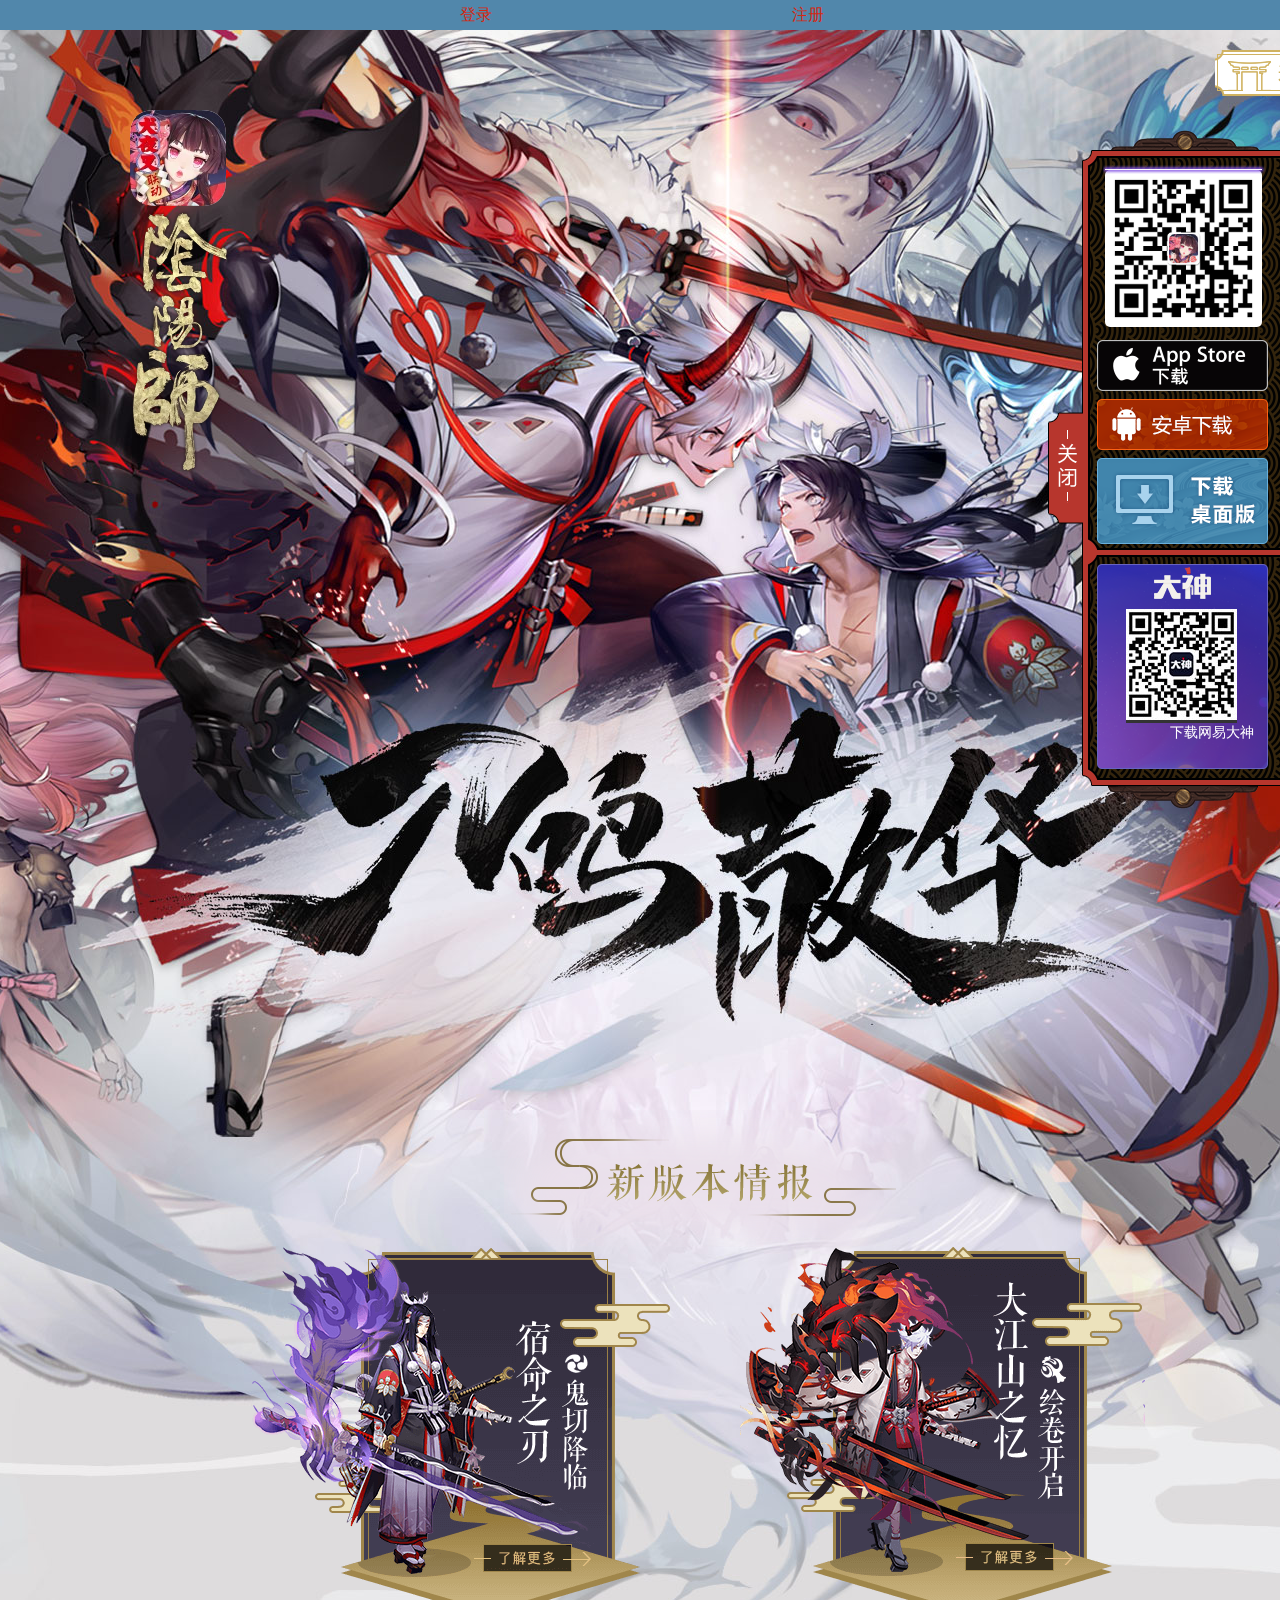
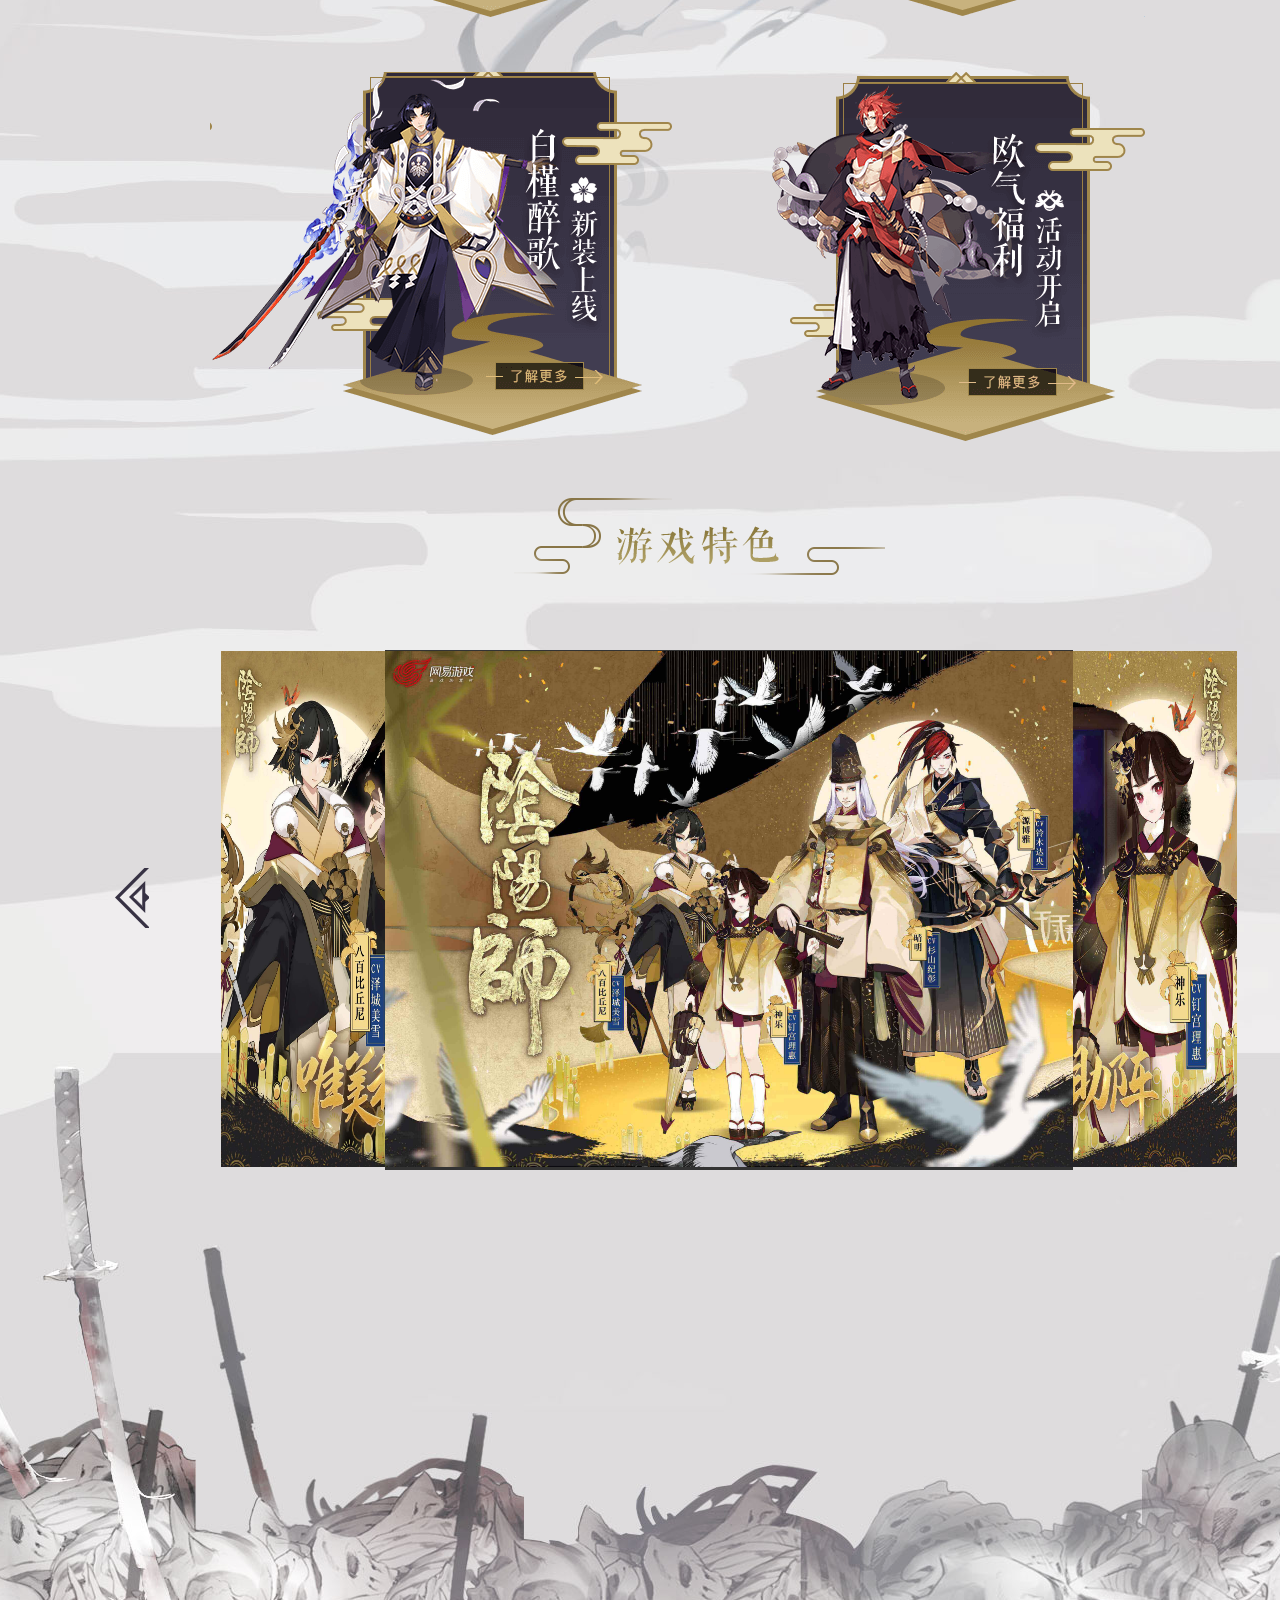
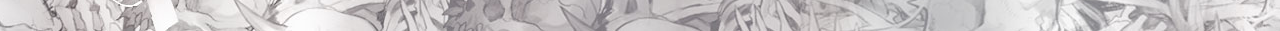
<file: myPro/index.html>
<!DOCTYPE html>
<html>
<head lang="en">
    <meta charset="UTF-8">
    <link rel="stylesheet" href="css/index.css"/>
    <title></title>
</head>
<body>
    <div class="header">
        <ul class="cl">
            <li class="li1"><a href="http://127.0.0.1:3000/login.html">登录</a></li>
            <li class="li2"><a href="http://127.0.0.1:3000/03_add.html">注册</a></li>
        </ul>
    </div>
    <div class="parent">
        <!-- 第一部分-->
        <div class="wrap1 myclear">
            <!-- logo部分-->
            <a href="#" class="img_box">
                <img src="./indeximg/96.webp" class="img1"/>
                <img src="./indeximg/100.webp"/>
            </a>
            <!-- 进入官网-->
            <a href="main.html" class="into_index" title="进入官网"></a>
            <!-- 下载-->
            <div class="load">
                <div class="search">
                    <div class="line"></div>
                    <img src="./indeximg/wb.png" alt=""/>
                </div>
                <div class="download">
                    <a href="#" class="apple"></a>
                    <a href="#" class="android"></a>
                </div>
                <a href="#" class="desktop"></a>
                <!-- 大神-->
                <div class="kk">
                    <a class="box">
                        <img src="./indeximg/wyds-code_521b0aa.jpg" alt=""/>
                        <p>下载网易大神</p>
                    </a>
                </div>
                <a href="#" class="close" id="close"></a>
                <a href="#" class="open" id="open"></a>
            </div>
        </div>
        <div class="wrap2">
            <div class="cont">
                <div class="title">
                    <img src="./indeximg/title1-30727b9.png" alt=""/>
                </div>
            </div>
            <ul class="list">
                <li class="item1"><a href="#"></a></li>
                <li class="item2"><a href="#"></a></li>
                <li class="item3"><a href="#"></a></li>
                <li class="item4"><a href="#"></a></li>
            </ul>
        </div>
        <div class="wrap3">
            <div class="title">
                <img src="./indeximg/title2_a8d4007.png" alt=""/>
            </div>
            <div class="box" style="width:2064px;">
                <div class="bor">
                    <img class="img_item1 transitionall1s images" src="./indeximg/1_fb96f7a.jpg" id="img1" alt=""/>
                    <img class="img_item2 transitionall1s images" src="./indeximg/2_c567634.jpg" id="img2" alt=""/>
                    <img class="img_item3 transitionall1s images" src="./indeximg/3_2f8f15e.jpg" id="img3" alt=""/>
                    <img class="img_item4 transitionall1s images" src="./indeximg/4_155bc26.jpg" id="img4" alt=""/>
                </div>
            </div>
            <a href="javascript:void(0);" class="prev" onclick="prev()"></a>
            <a href="javascript:void(0);" class="next1" onclick="next()"></a>
        </div>
    </div>
    <script src="./js/jquery-1.11.3.js"></script>
    <script src="./js/index.js"></script>
</body>
</html>
</file>
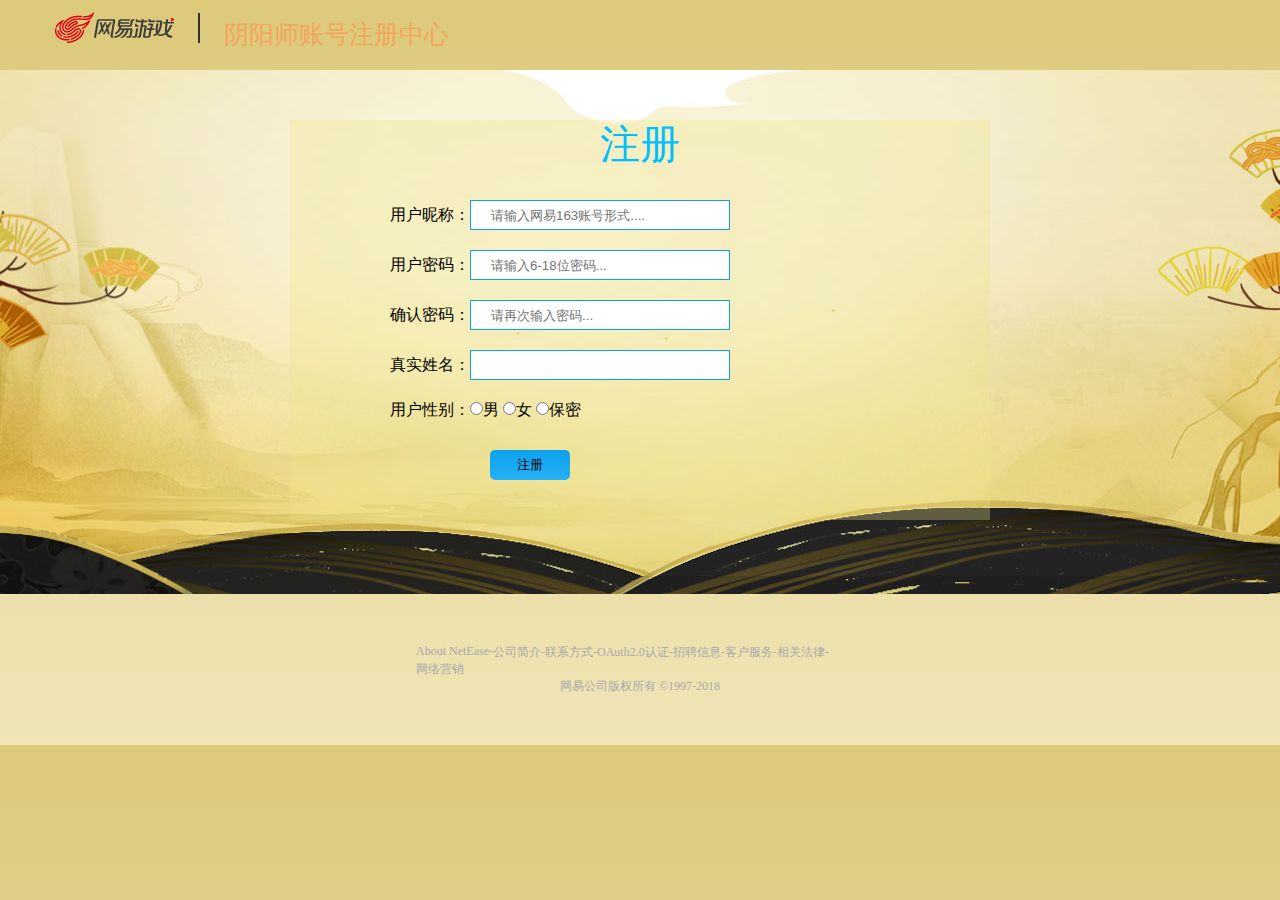
<file: myPro/03_add.html>
<!doctype html>
<html lang="en">
 <head>
  <meta charset="UTF-8">
  <meta name="Keywords" content="">
  <meta name="Description" content="">
  <link rel="stylesheet" href="css/add.css"/>
  <title>注册界面</title>
  <style type="text/css">
	span
	{
		font-size:12px;
		color:gray;
	}
  </style>
 </head>
 <body>
	 <div class="header">
		 <div class="nav">
			 <a href="#" title="阴阳师官网首页"><img src="foot_2.png" alt=""/></a>
			 <span class="line"></span>
			 <span class="text">阴阳师账号注册中心</span>
		 </div>
	 </div>

	<div class="body my_table">
		<div class="d1">
			<div class="d2">
				<p>注册</p>
				<div class="inputbox">用户昵称：<input class="input" type="text" id="uname" name="uname" onblur="getOnfo()" placeholder="请输入网易163账号形式....">
					<span id="s1"></span>
				</div>
				<div class="inputbox">用户密码：<input class="input" type="password" id="upwd" name="upwd" onblur="f0()" placeholder="请输入6-18位密码...">
					<span id="show_f0"></span>
				</div>
				<div class="inputbox">确认密码：<input class="input" type="password" id="c_pwd" name="upwd" onblur="f1()" placeholder="请再次输入密码..."/>
					<span id="show_f1"></span>
				</div>
				<div class="inputbox">真实姓名：<input class="input" type="text" id="user_name" name="user_name"/></div>
				<div class="inputbox">用户性别：<input type="radio" id="man" name="gender" value="1"/><label for="man">男</label>
					<input type="radio" id="woman" name="gender" value="0"/><label for="woman">女</label>
					<input type="radio" id="bm" name="gender" value="2"/><label for="bm">保密</label>
				</div>
				<div class="btnbox">
					<input class="btn" type="button" value="注册" onclick="getAdd()" id="oc" >
				</div>
			</div>
		</div>
	</div>
	 <div class="box">
		 <ul class="list" style="list-style: none">
			 <li><a href="#">About NetEase</a><span>-</span></li>
			 <li><a href="#">公司简介</a><span>-</span></li>
			 <li><a href="#">联系方式</a><span>-</span></li>
			 <li><a href="#">OAuth2.0认证</a><span>-</span></li>
			 <li><a href="#">招聘信息</a><span>-</span></li>
			 <li><a href="#">客户服务</a><span>-</span></li>
			 <li><a href="#">相关法律</a><span>-</span></li>
			 <li><a href="#">网络营销</a></li>
			 <p class="copy" style="clear: both">网易公司版权所有 &copy;1997-2018</p>
		 </ul>
	 </div>
	<script src = "common.js"></script>
	
	<script>
		
		//验证密码位数
		function f0(){
			var upwd = $("upwd").value;
			//如果密码为空提示不能为空
			if (upwd == "")
			{
				$('show_f0').innerHTML = "密码不能为空";
				$("oc").disabled = true;
			}
			else if(upwd.length<6 || upwd.length>18){
				$('show_f0').innerHTML="您输入的值小于6位或者大于18位";
				$("oc").disabled = true;
			}else
			{
				$('show_f0').innerHTML="密码长度符合";
				$("oc").disabled = true;
			}
		}
		//验证密码相同
		function f1(){
			var upwd = $("upwd").value;
			var c_pwd = $("c_pwd").value;
			if (upwd == "")
			{
				$("show_f1").innerHTML = "请输入密码";
				$("oc").disabled = true;
			}
			else if(upwd == c_pwd)
			{
				$("show_f1").innerHTML = "密码相同";
				$("oc").disabled = false;
			}
			else{
				$("show_f1").innerHTML = "密码不相同";
				$("oc").disabled = true;
			}
				//if ($("show_f1").value = "密码相同" && $("s1").value == "用户名可用")
			//{
			//	$("oc").disabled = false;
			//}
			
		}
		//验证手机号为11位
		function f2(){
			var phone=$("phone").value;
			if(phone==""){
				$("s2").innerHTML="手机号不能为空";
				$("oc").disabled = true;
			}else if(phone.length<11){
				$('s2').innerHTML="您输入的值小于11位";
				$("oc").disabled = true;
			}else
			{
				$('s2').innerHTML="手机号符合";
				$("oc").disabled = false;
			}
		}
//		//验证邮箱账号
//		function f3(){
//			var i = $("email").value.indexOf("@");
//			var j = $("email").value.lastIndexOf("@");
//			var k = $("email").value.indexOf(".com");
//			var l = $("email").value.lastIndexOf(".com");
//			if (i == -1 || i != j || i == 0 || i == $("email").value.length-1)
//			{
//				$("show_f3").innerHTML = "邮箱不可用";
//				$("oc").disabled = true;
//			}else if (k >= i+7 || k != l ||k != $("email").value.length-4)
//			{
//				$("show_f3").innerHTML = "邮箱不可用";
//				$("oc").disabled = true;
//			}
//			else
//			{
//				$("show_f3").innerHTML = "邮箱可用";
//				$("oc").disabled = false;
//			}
//		}
		//验证用户名是否可用
		function getOnfo(){

			var xhr = createXhr();
			xhr.onreadystatechange = function (){
				if (xhr.readyState == 4 && xhr.status == 200)
				{
					
					var result = xhr.responseText;
					if (result == "用户名可用")
					{
						$("oc").disabled = false;
					}else
					{
						$("oc").disabled = true;
					}
					$("s1").innerHTML = result;
					
				}
			};
			xhr.open('post','/myPro/check',true);
			xhr.setRequestHeader("Content-Type","application/x-www-form-urlencoded");
			var name = $("uname").value;
			var str = name.match(/(.+)@((163){1})(\.com){1}(.cn)?/i);
			if(str == null){
				$("s1").innerHTML = "用户名格式错误";
				$("oc").disabled = true;
			}
			else{
				xhr.send('uname='+uname);
			}

		}
		//增加用户
		function getAdd(){
			var xhr = createXhr();

			xhr.onreadystatechange = function(){
				if (xhr.readyState == 4 && xhr.status == 200)
				{
					var result = xhr.responseText;
					if(result == "注册成功！"){
						alert(result);
						location.href="http://127.0.0.1:3000/index.html";
					}
					else{
						alert("注册失败");
					}
				}
			};
			xhr.open('post','/myPro/add',true);
			xhr.setRequestHeader("Content-Type","application/x-www-form-urlencoded");
			var uname = $("uname").value;
			var upwd = $("upwd").value;
			var user_name = $("user_name").value;
			if ($("man").checked == true)
			{
				var gender = $("man").value;
			}else if ($("woman").checked == true)
			{
				var gender = $("woman").value
			}else if ($("bm").checked == true)
			{
				var gender = $("bm").value;
			}
			var formdata = "uname="+uname+"&upwd="+upwd+"&user_name="+user_name+"&gender="+gender;
			//if ($('s1') == "用户名可用")
			//{
				
				xhr.send(formdata);
			//}
			
		}
		//验证是否需要将按钮设置为不可用
		/*function but_check(){
			//if ($("s1") == "用户名已存在")
			//{
				$("oc").disabled = true;
			//}
			
		}*/
	</script>
 </body>
</html>
</file>
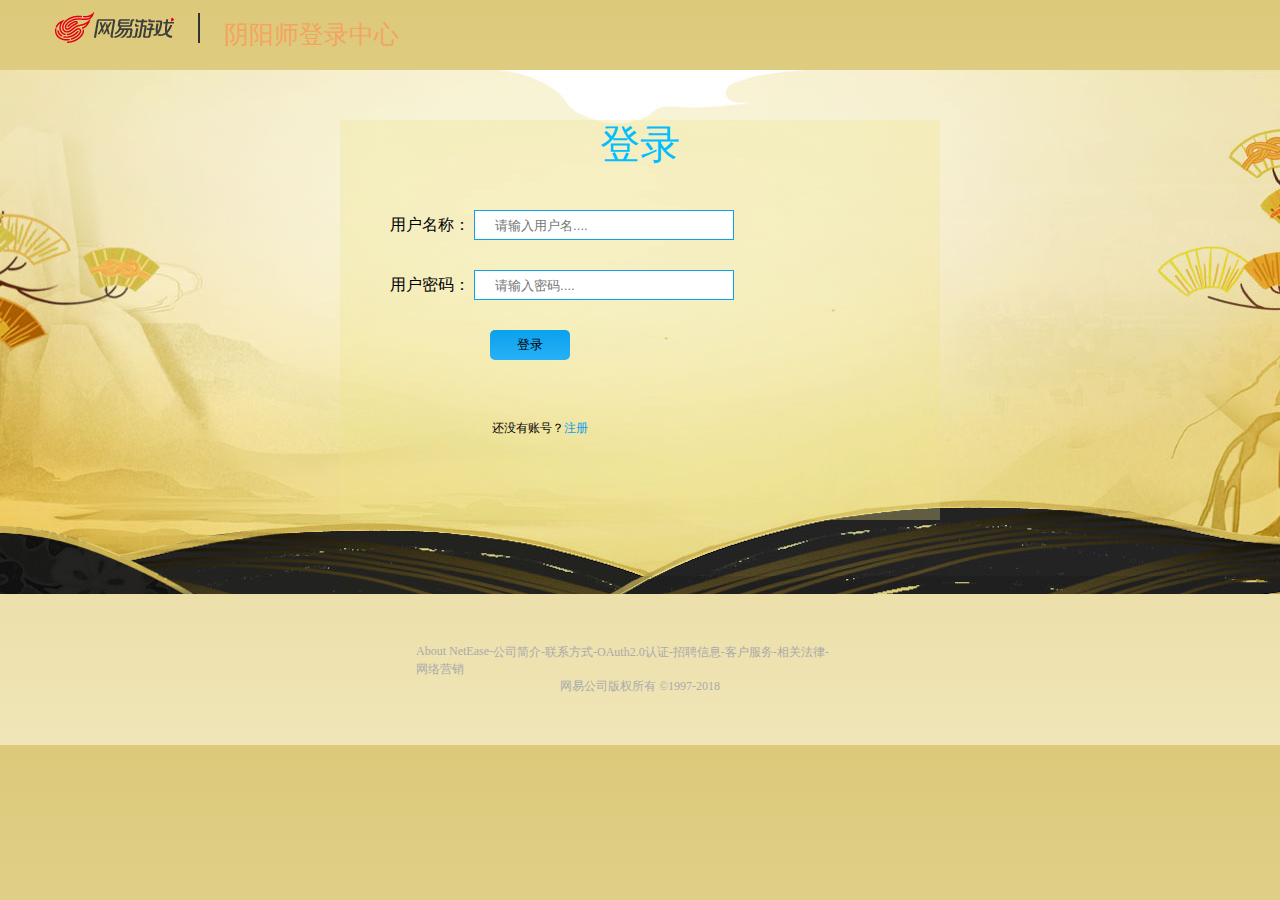
<file: myPro/login.html>
<!doctype html>
<html lang="en">
<head>
<meta charset="UTF-8">
<meta name="Keywords" content="">
<meta name="Description" content="">
<title>Document</title>
<link rel="stylesheet" href="css/login.css"/>
<style type="text/css">
</style>
</head>
<body>
	<div class="header">
		<div class="nav">
			<a href="#" title="阴阳师官网首页"><img src="foot_2.png" alt=""/></a>
			<span class="line"></span>
			<span class="text">阴阳师登录中心</span>
		</div>
	</div>
	<div class="body my_table">
		<div class="login">
			<div class="login_box">
				<p>登录</p>
				<div class="inputbox">
				用户名称：
					<input class="input" type="text" id="uname" placeholder="请输入用户名...." onblur="search1()"/>
				</div>

				<div class="inputbox">
					用户密码：
					<input class="input" type="password" id="upwd" placeholder="请输入密码...."/>
				</div>
				<div class="btnbox">
					<input id="btn" class="btn" type="button" value="登录" onclick="loginTo()"/>
				</div>
				<div>
					<p class="text1">还没有账号？<span><a href="./03_add.html">注册</a></span></p>
				</div>
			</div>
		</div>
	</div>
		<div class="box">
			<ul class="list" style="list-style: none">
				<li><a href="#">About NetEase</a><span>-</span></li>
				<li><a href="#">公司简介</a><span>-</span></li>
				<li><a href="#">联系方式</a><span>-</span></li>
				<li><a href="#">OAuth2.0认证</a><span>-</span></li>
				<li><a href="#">招聘信息</a><span>-</span></li>
				<li><a href="#">客户服务</a><span>-</span></li>
				<li><a href="#">相关法律</a><span>-</span></li>
				<li><a href="#">网络营销</a></li>
				<p class="copy" style="clear: both">网易公司版权所有 &copy;1997-2018</p>
			</ul>
		</div>






	<script src="common.js"></script>
	<script>
		function search1(){
			var name = $("uname").value;
			var str = name.match(/(.+)@((163){1})(\.com){1}(.cn)?/i);
			if(str == null){
				$("btn").disabled = true;
			}
			else{
				$("btn").disabled = false;
			}
		}



		function loginTo(){
			var xhr = createXhr();
			xhr.onreadystatechange = function(){
				if (xhr.readyState == 4 && xhr.status == 200)
				{
					var result = xhr.responseText;
					if (result == "登陆成功！")
					{
						alert(result);
						location.href='http://127.0.0.1:3000/index.html';
					}
					else{
						alert(result);
					}
				}
			}
			xhr.open('post','/myPro/login',true);

			//xhr.setRequestHeader('Content-Type','applicaption/x-www-form-urlencoded');
			xhr.setRequestHeader("Content-Type","application/x-www-form-urlencoded");
			var uname = $('uname').value;
			var upwd = $('upwd').value;
			var formdata = 'uname='+uname+'&upwd='+upwd;
			xhr.send(formdata);
		}
	</script>
 </body>
</html>
</file>
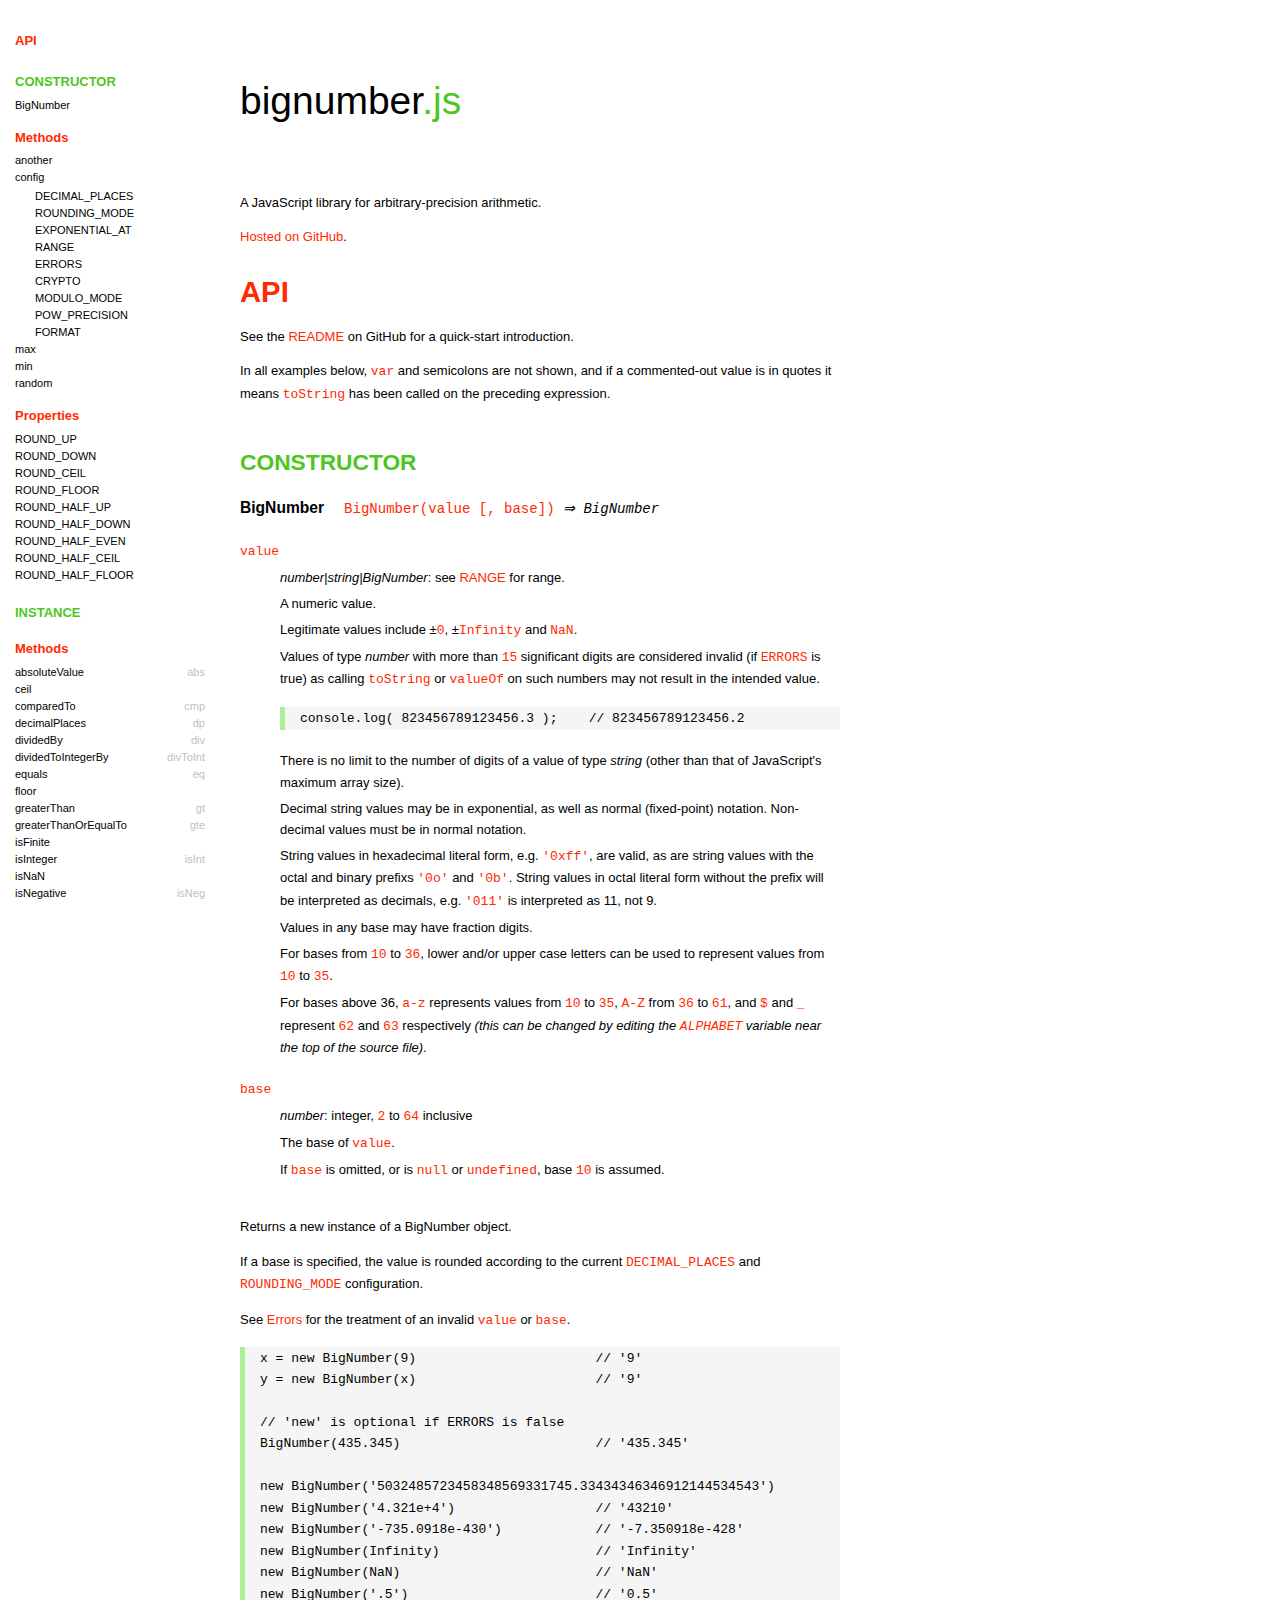
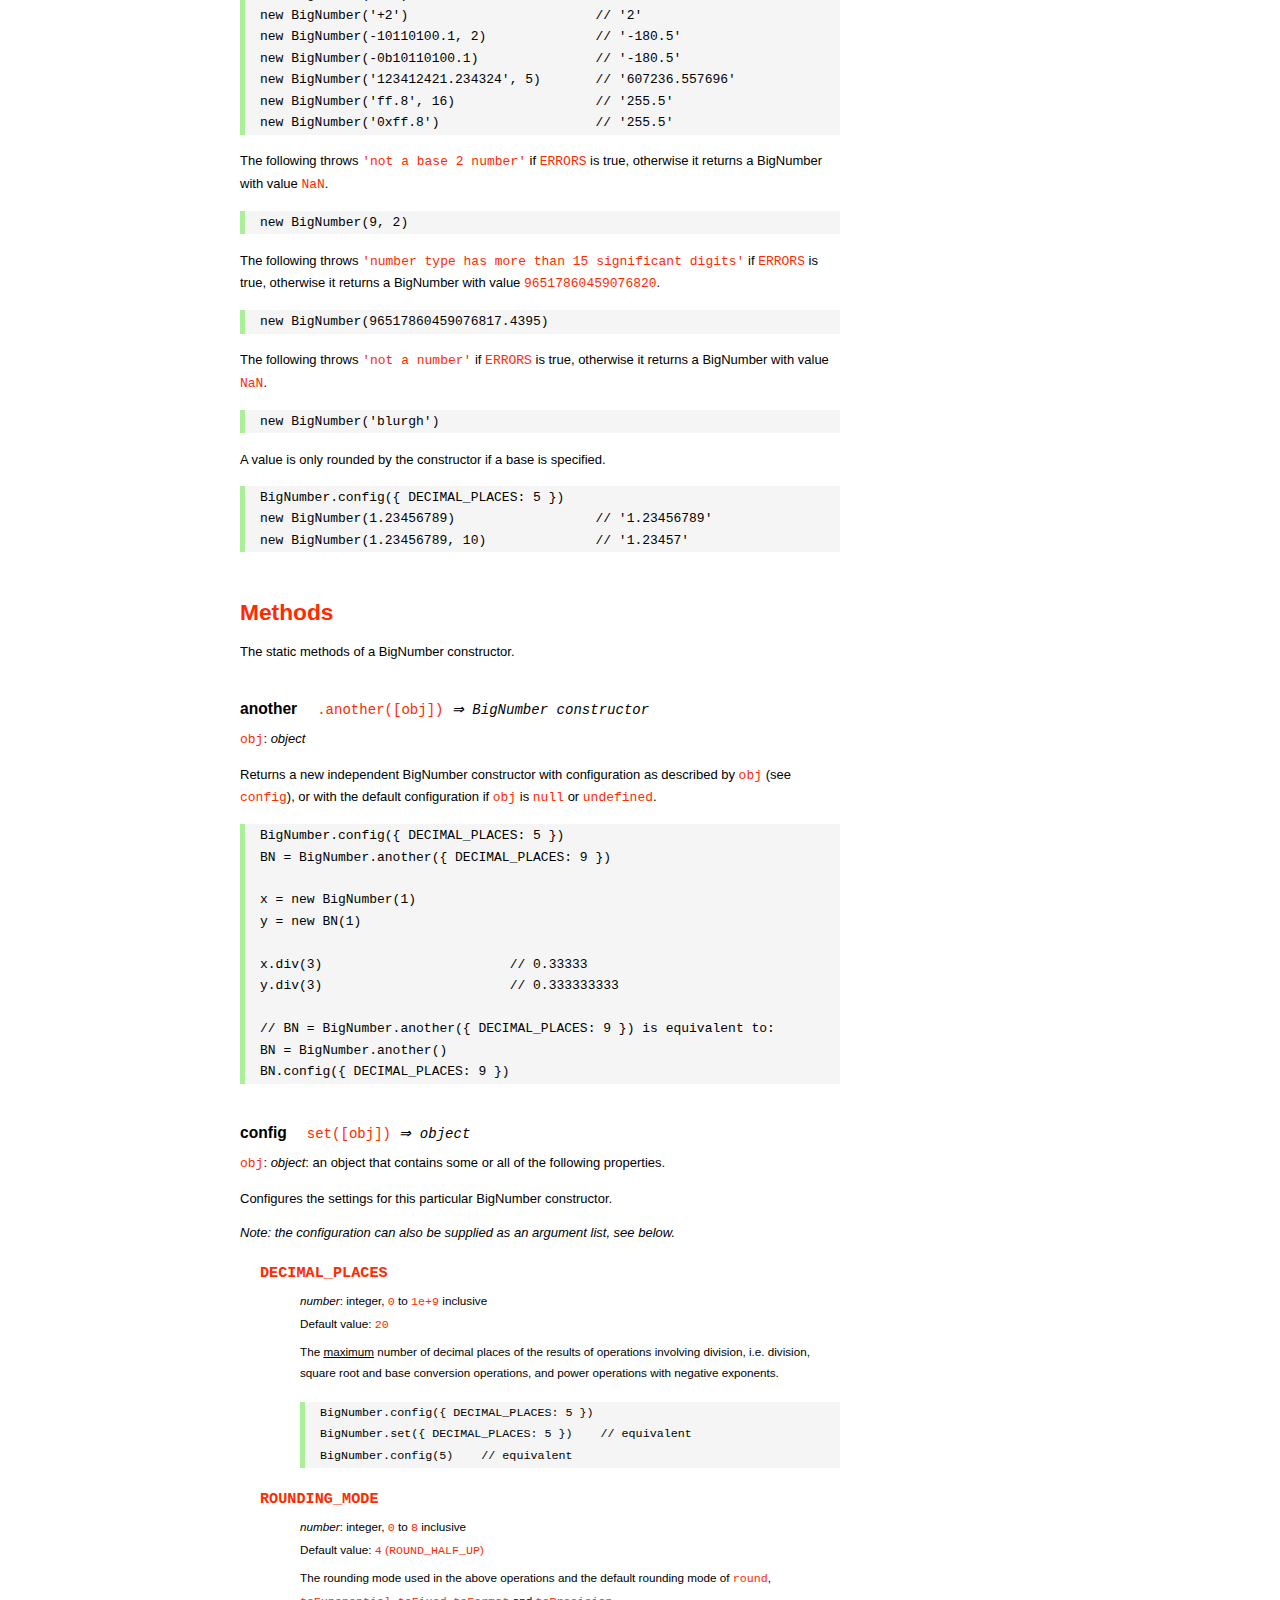
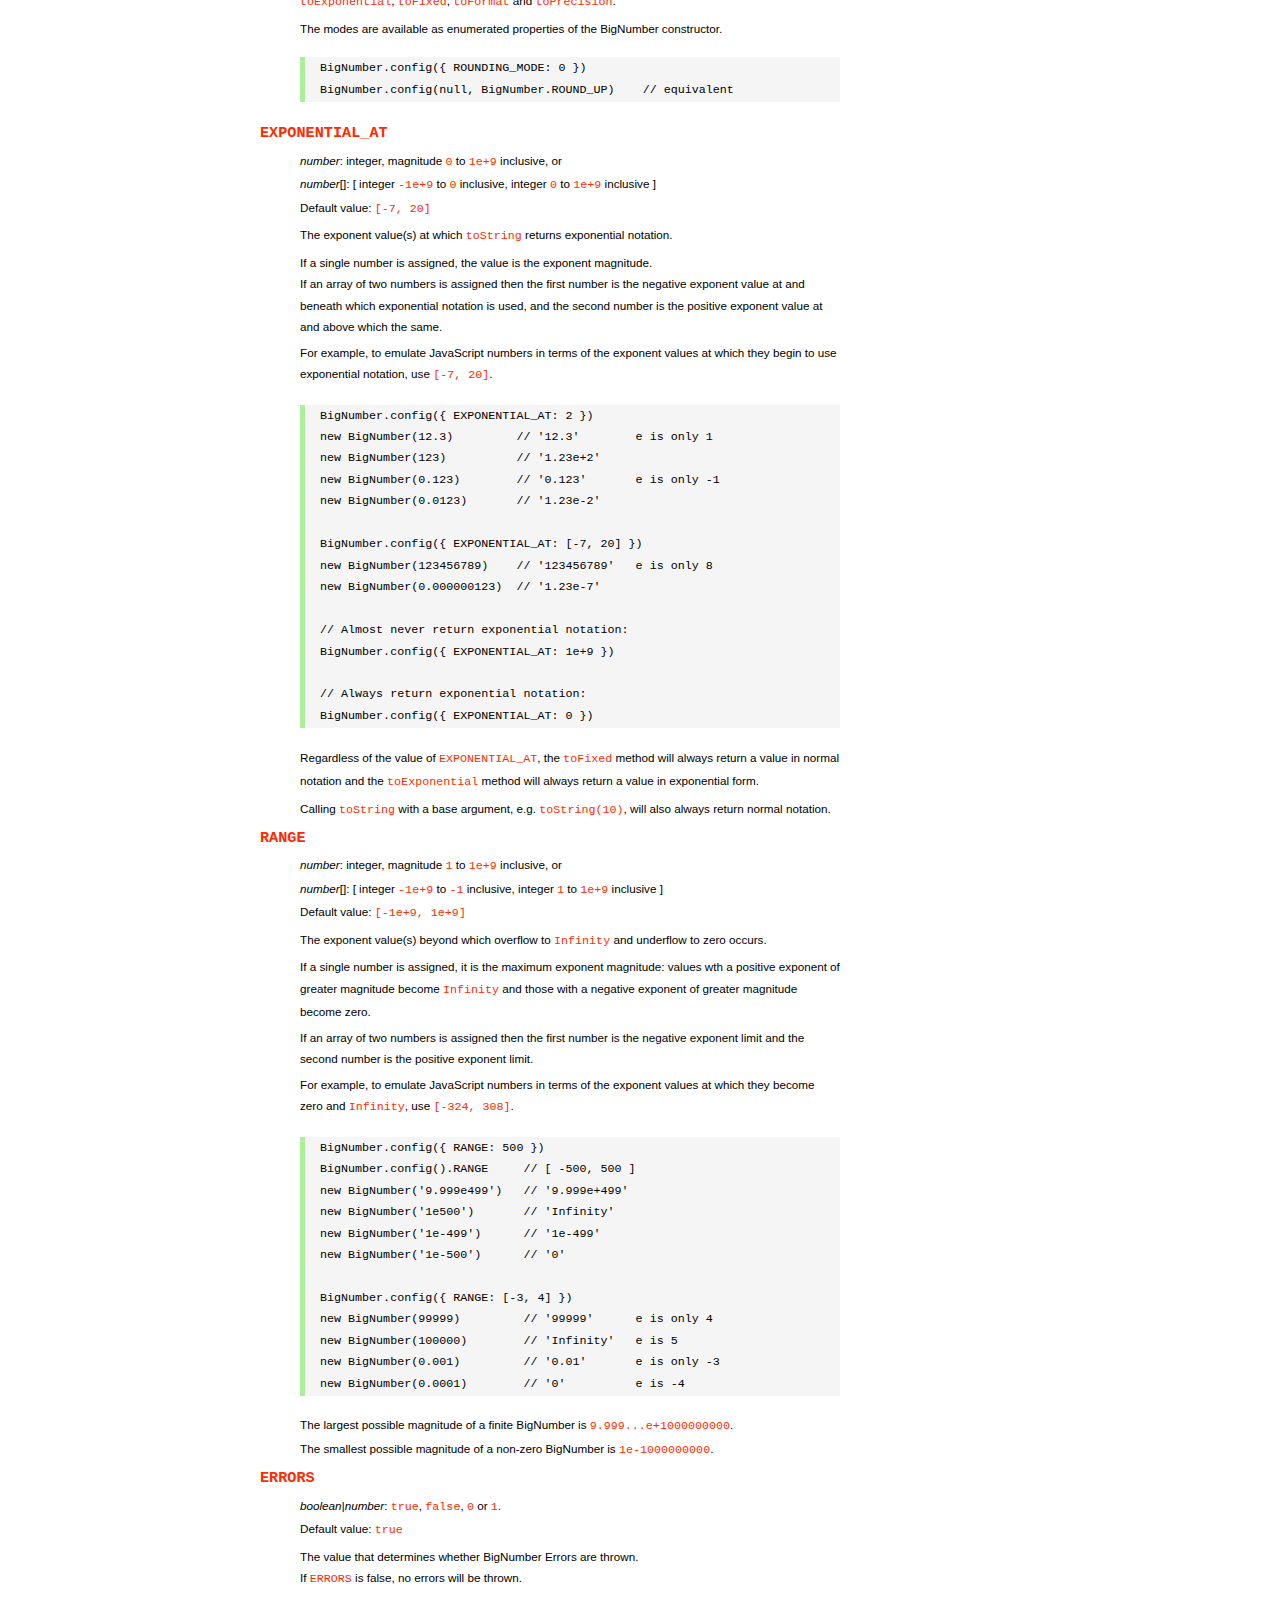
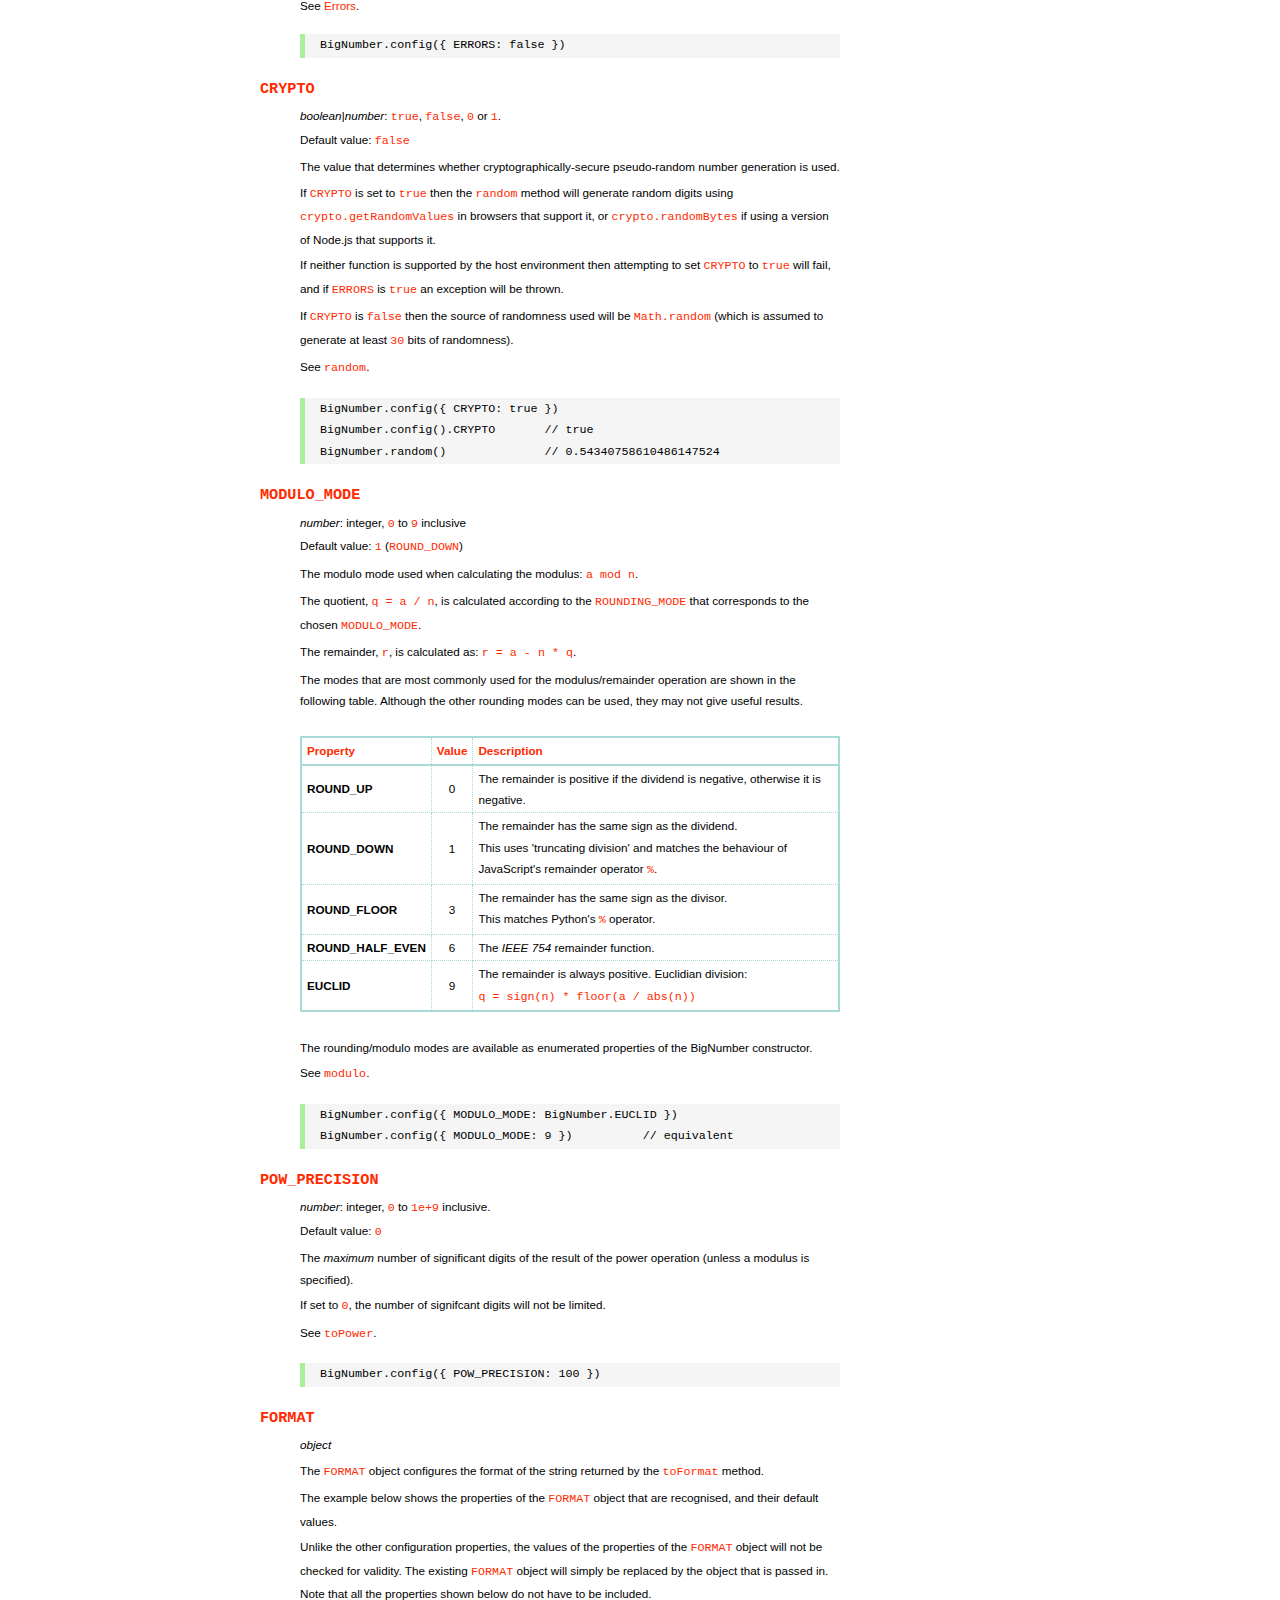
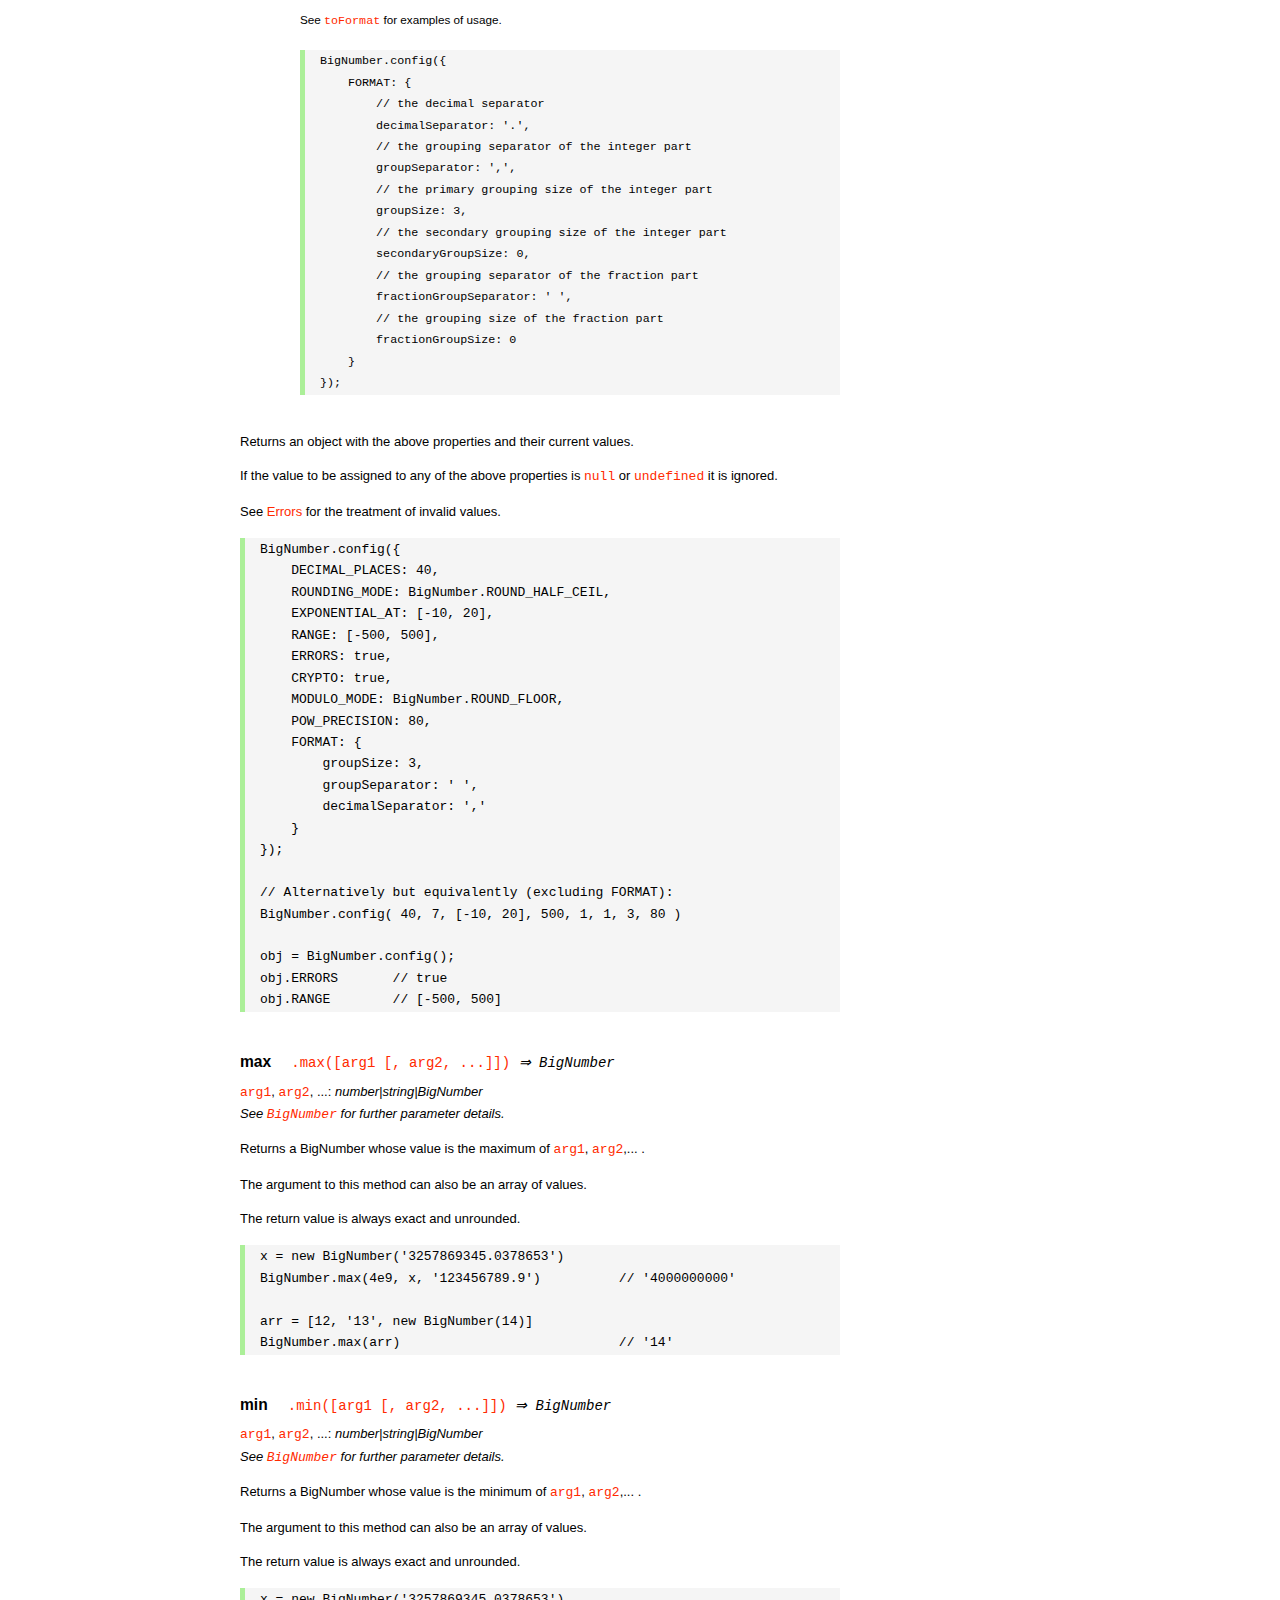
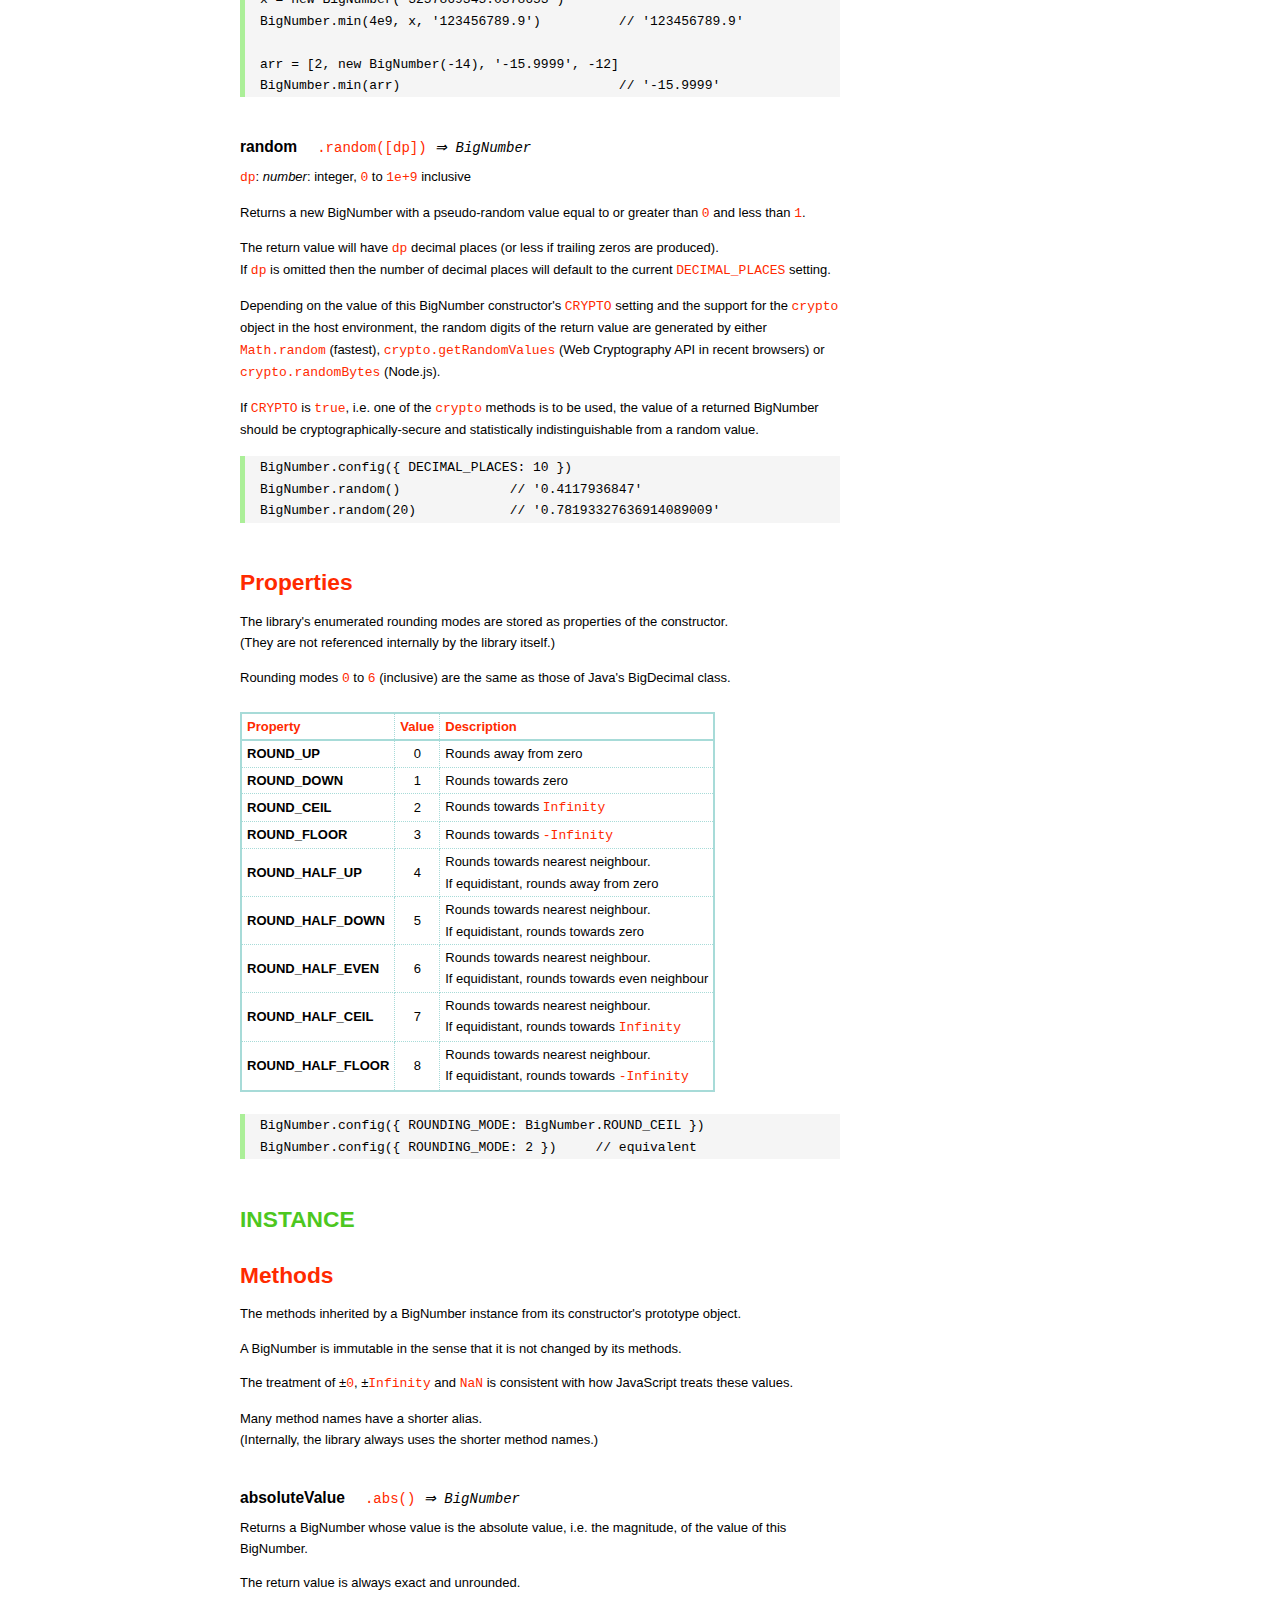
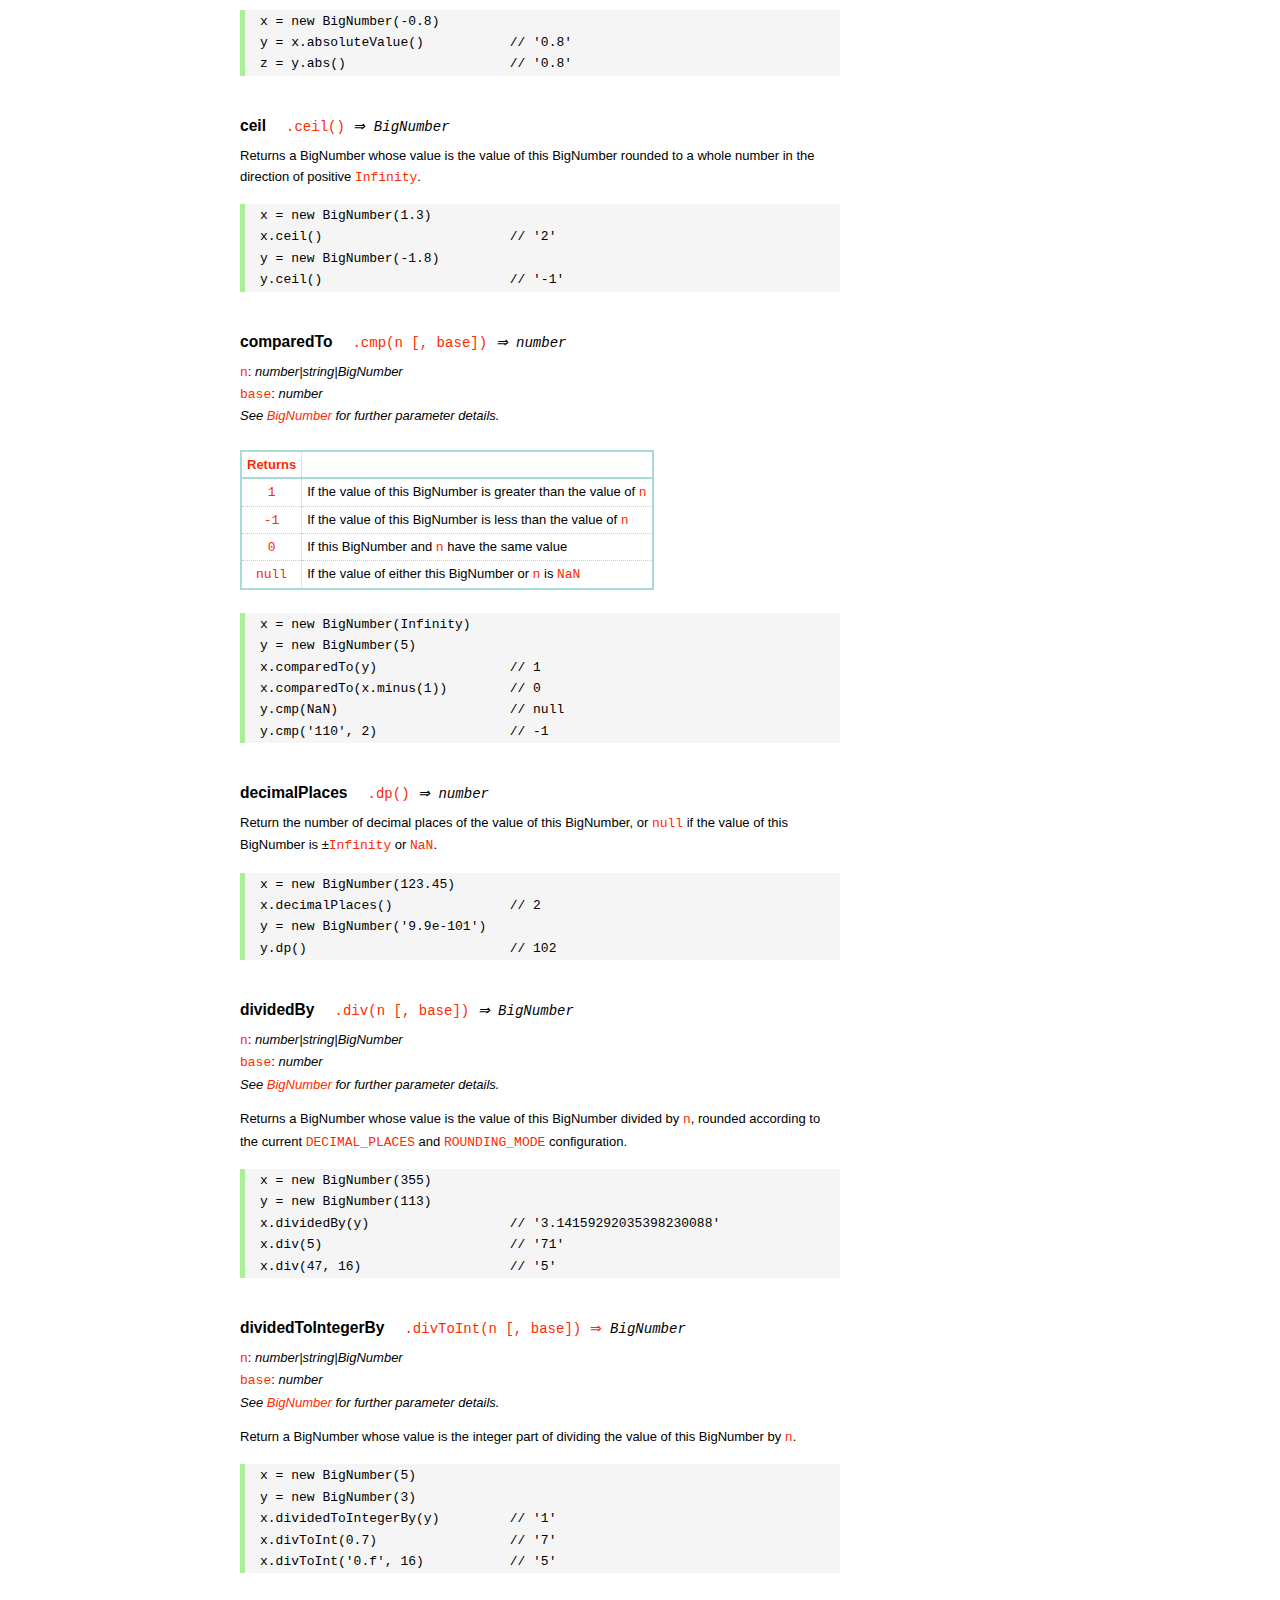
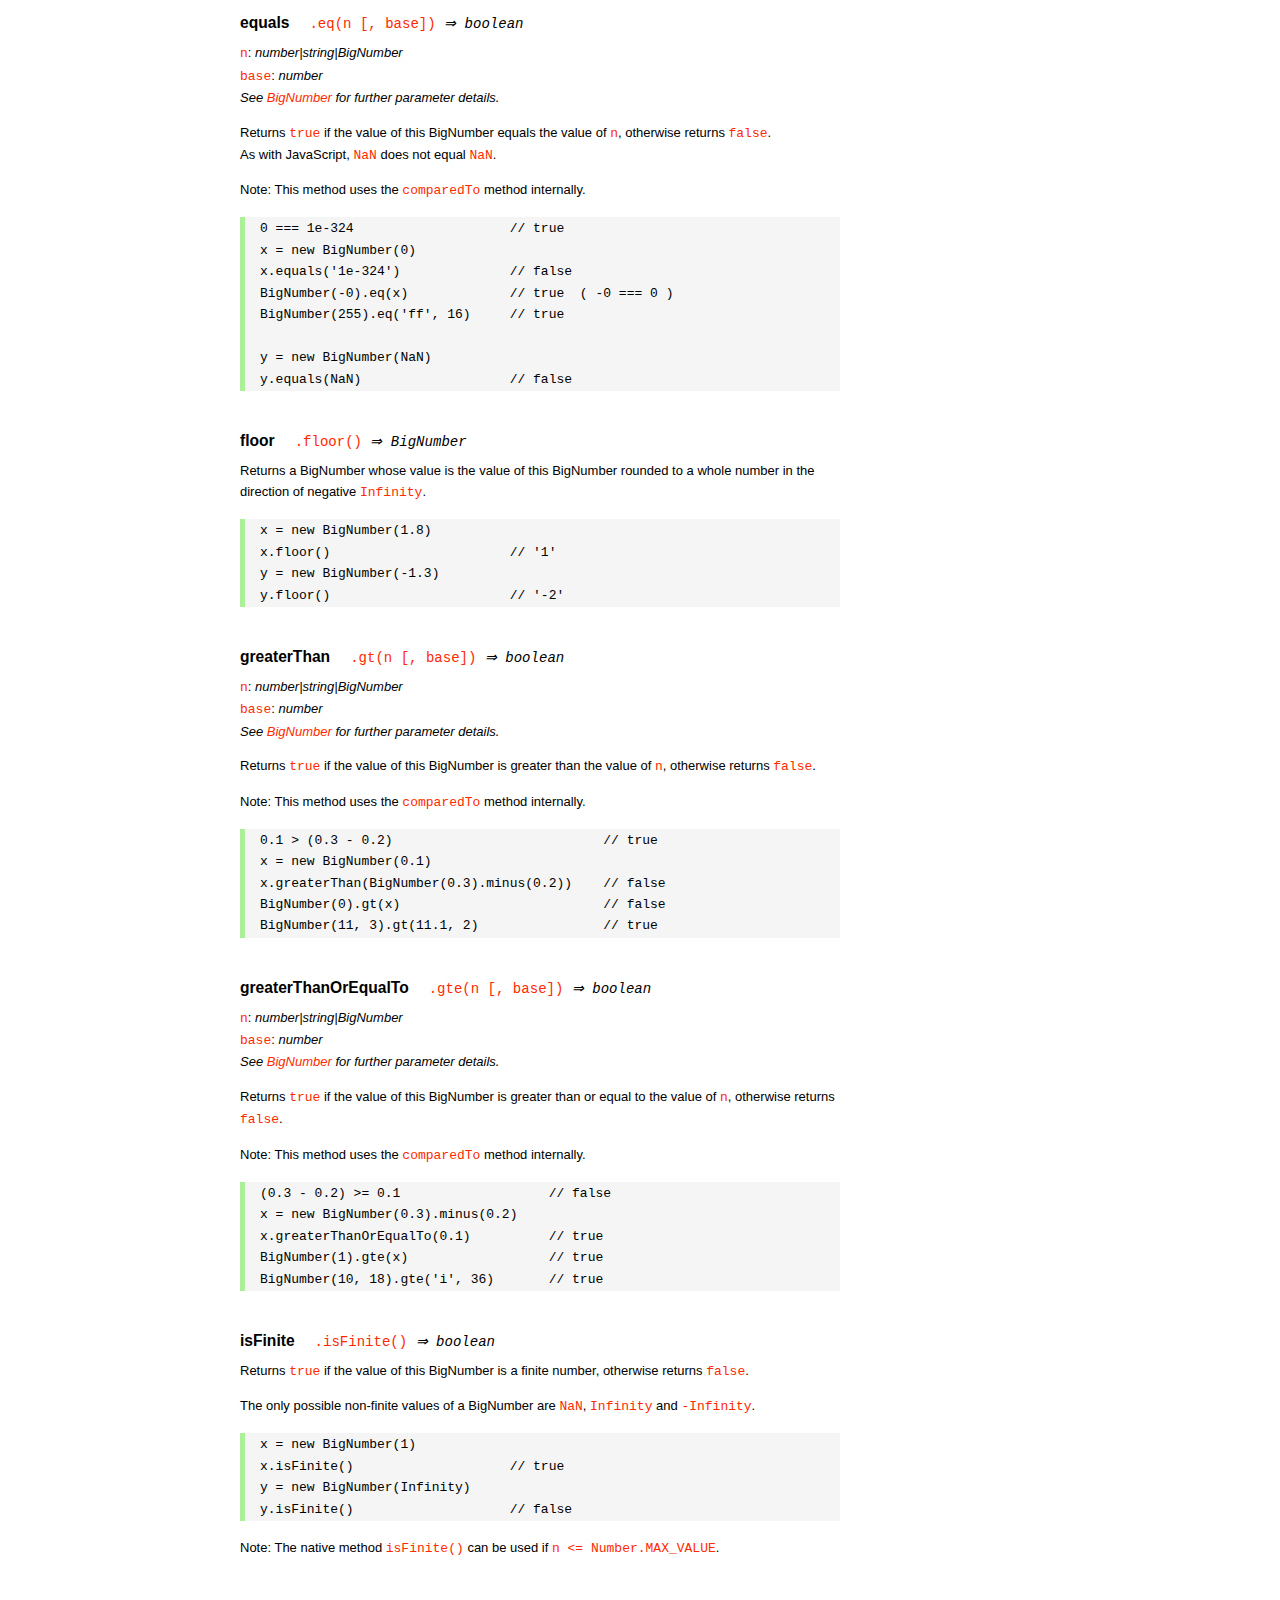
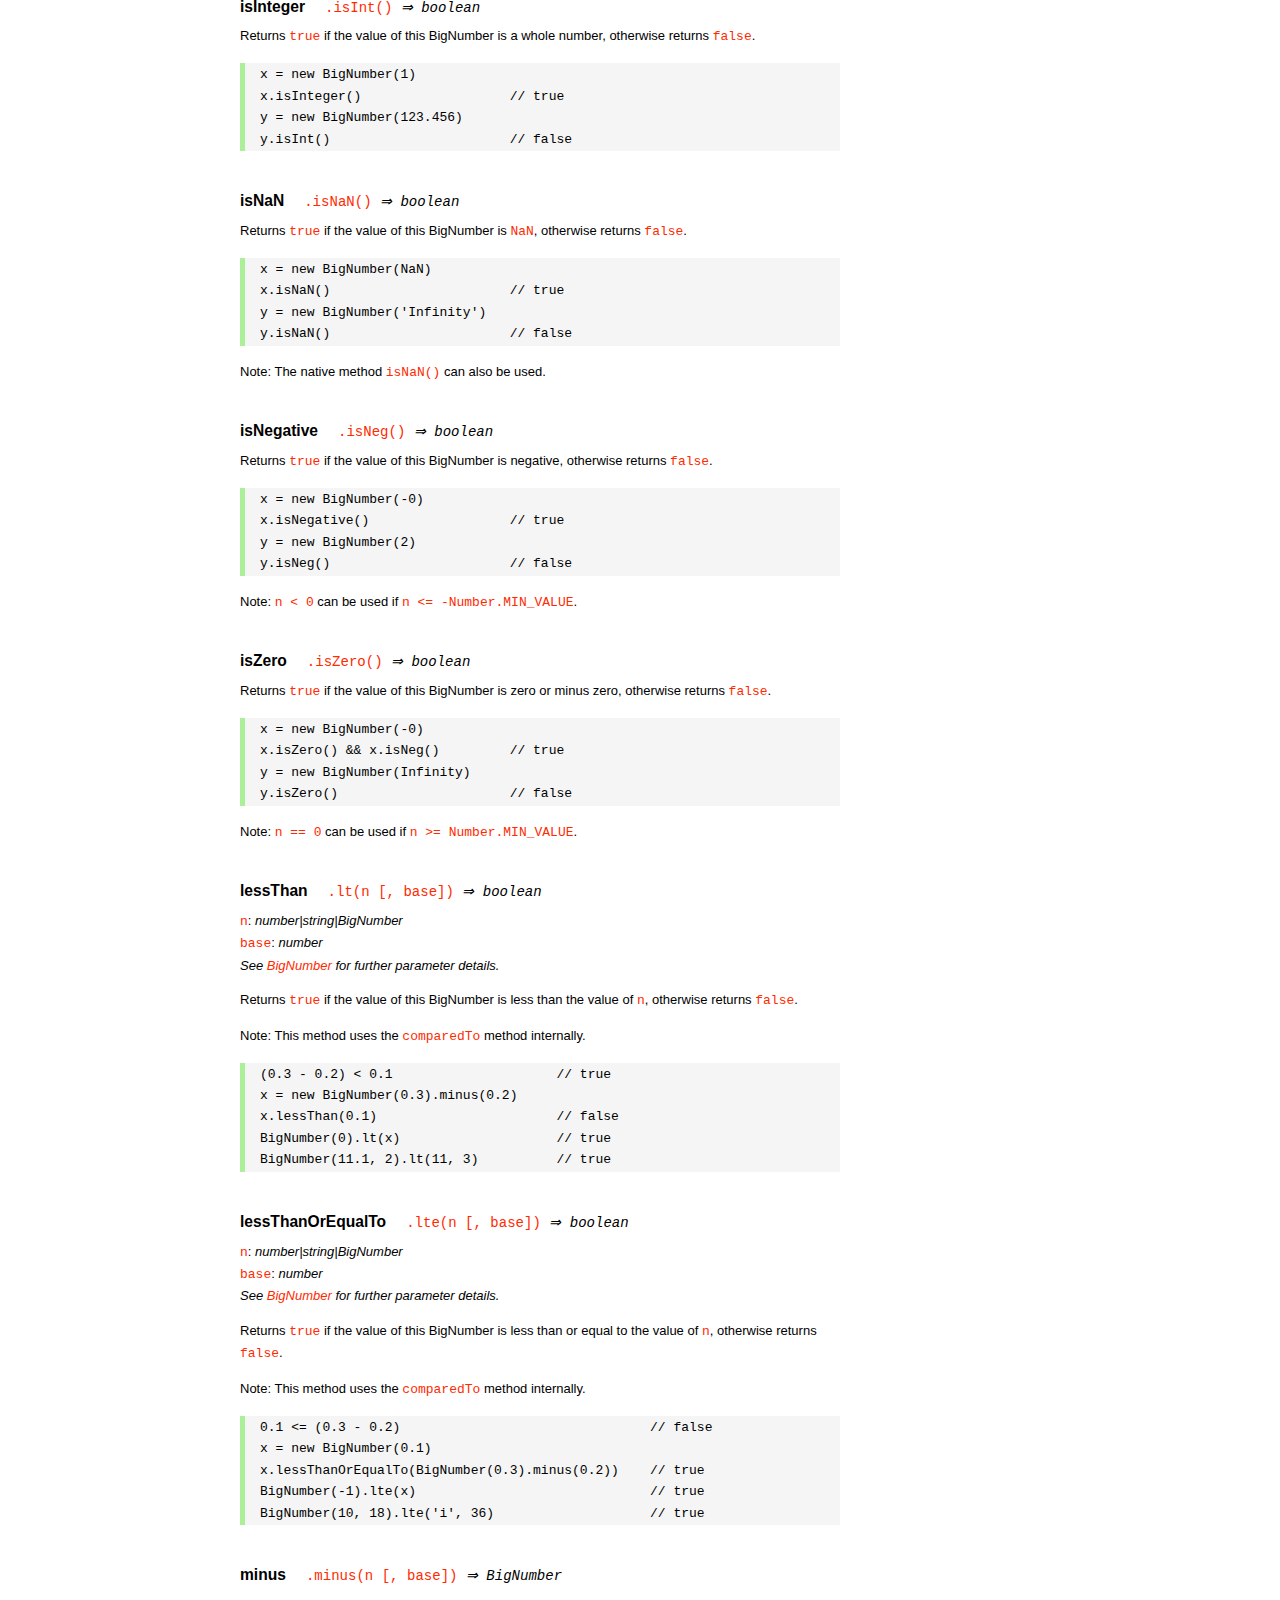
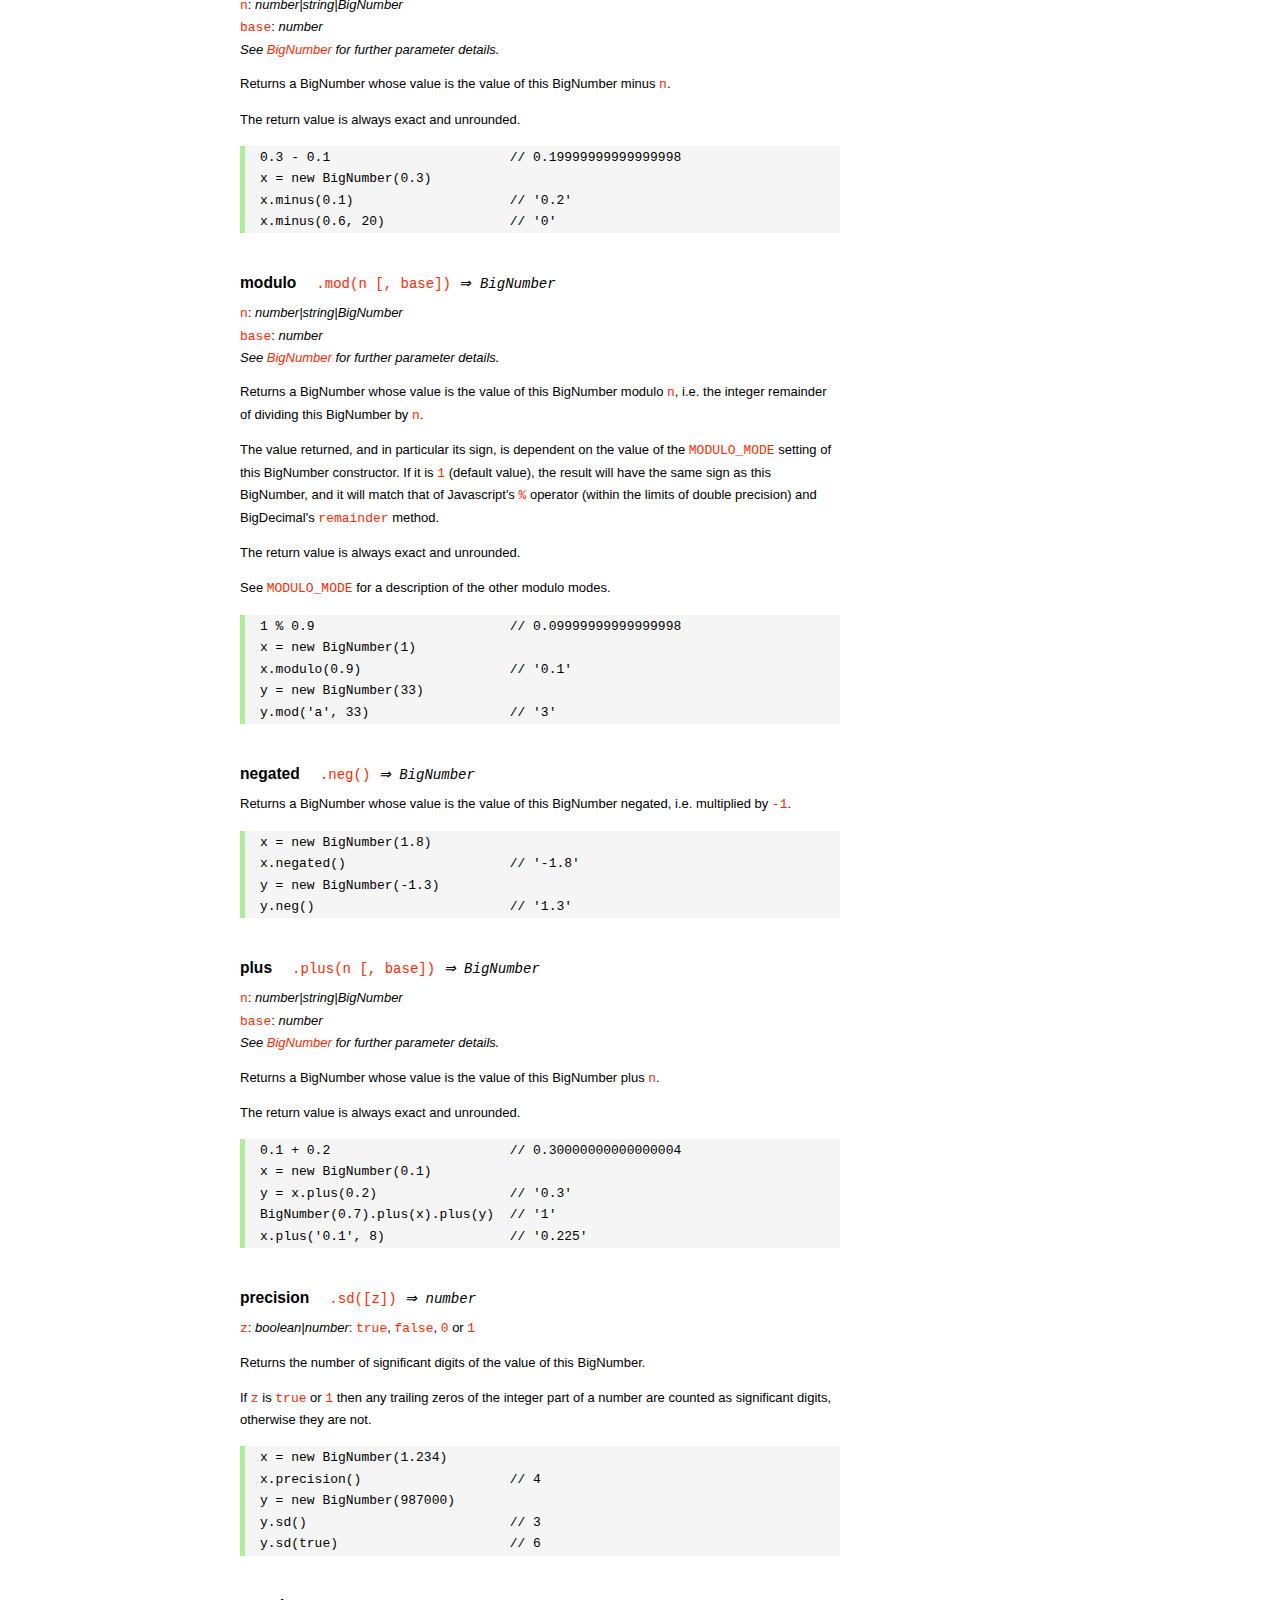
<file: node_modules/mysql/node_modules/bignumber.js/doc/API.html>
<!DOCTYPE HTML>
<html>
<head>
<meta charset="utf-8">
<meta http-equiv="X-UA-Compatible" content="IE=edge">
<meta name="Author" content="M Mclaughlin">
<title>bignumber.js API</title>
<style>
html{font-size:100%}
body{background:#fff;font-family:"Helvetica Neue",Helvetica,Arial,sans-serif;font-size:13px;
  line-height:1.65em;min-height:100%;margin:0}
body,i{color:#000}
.nav{background:#fff;position:fixed;top:0;bottom:0;left:0;width:200px;overflow-y:auto;
  padding:15px 0 30px 15px}
div.container{width:600px;margin:50px 0 50px 240px}
p{margin:0 0 1em;width:600px}
pre,ul{margin:1em 0}
h1,h2,h3,h4,h5{margin:0;padding:1.5em 0 0}
h1,h2{padding:.75em 0}
h1{font:400 3em Verdana,sans-serif;color:#000;margin-bottom:1em}
h2{font-size:2.25em;color:#ff2a00}
h3{font-size:1.75em;color:#4dc71f}
h4{font-size:1.75em;color:#ff2a00;padding-bottom:.75em}
h5{font-size:1.2em;margin-bottom:.4em}
h6{font-size:1.1em;margin-bottom:0.8em;padding:0.5em 0}
dd{padding-top:.35em}
dt{padding-top:.5em}
b{font-weight:700}
dt b{font-size:1.3em}
a,a:visited{color:#ff2a00;text-decoration:none}
a:active,a:hover{outline:0;text-decoration:underline}
.nav a,.nav b,.nav a:visited{display:block;color:#ff2a00;font-weight:700; margin-top:15px}
.nav b{color:#4dc71f;margin-top:20px;cursor:default;width:auto}
ul{list-style-type:none;padding:0 0 0 20px}
.nav ul{line-height:14px;padding-left:0;margin:5px 0 0}
.nav ul a,.nav ul a:visited,span{display:inline;color:#000;font-family:Verdana,Geneva,sans-serif;
  font-size:11px;font-weight:400;margin:0}
.inset,ul.inset{margin-left:20px}
.inset{font-size:.9em}
.nav li{width:auto;margin:0 0 3px}
.alias{font-style:italic;margin-left:20px}
table{border-collapse:collapse;border-spacing:0;border:2px solid #a7dbd8;margin:1.75em 0;padding:0}
td,th{text-align:left;margin:0;padding:2px 5px;border:1px dotted #a7dbd8}
th{border-top:2px solid #a7dbd8;border-bottom:2px solid #a7dbd8;color:#ff2a00}
code,pre{font-family:Consolas, monaco, monospace;font-weight:400}
pre{background:#f5f5f5;white-space:pre-wrap;word-wrap:break-word;border-left:5px solid #abef98;
  padding:1px 0 1px 15px;margin:1.2em 0}
code,.nav-title{color:#ff2a00}
.end{margin-bottom:25px}
.centre{text-align:center}
.error-table{font-size:13px;width:100%}
#faq{margin:3em 0 0}
li span{float:right;margin-right:10px;color:#c0c0c0}
#js{font:inherit;color:#4dc71f}
</style>
</head>
<body>

  <div class="nav">

    <a class='nav-title' href="#">API</a>

    <b> CONSTRUCTOR </b>
    <ul>
      <li><a href="#bignumber">BigNumber</a></li>
    </ul>

    <a href="#methods">Methods</a>
    <ul>
      <li><a href="#another">another</a></li>
      <li><a href="#config" >config</a></li>
      <li>
        <ul class="inset">
          <li><a href="#decimal-places">DECIMAL_PLACES</a></li>
          <li><a href="#rounding-mode" >ROUNDING_MODE</a></li>
          <li><a href="#exponential-at">EXPONENTIAL_AT</a></li>
          <li><a href="#range"         >RANGE</a></li>
          <li><a href="#errors"        >ERRORS</a></li>
          <li><a href="#crypto"        >CRYPTO</a></li>
          <li><a href="#modulo-mode"   >MODULO_MODE</a></li>
          <li><a href="#pow-precision" >POW_PRECISION</a></li>
          <li><a href="#format"        >FORMAT</a></li>
        </ul>
      </li>
      <li><a href="#max"   >max</a></li>
      <li><a href="#min"   >min</a></li>
      <li><a href="#random">random</a></li>
    </ul>

    <a href="#constructor-properties">Properties</a>
    <ul>
      <li><a href="#round-up"        >ROUND_UP</a></li>
      <li><a href="#round-down"      >ROUND_DOWN</a></li>
      <li><a href="#round-ceil"      >ROUND_CEIL</a></li>
      <li><a href="#round-floor"     >ROUND_FLOOR</a></li>
      <li><a href="#round-half-up"   >ROUND_HALF_UP</a></li>
      <li><a href="#round-half-down" >ROUND_HALF_DOWN</a></li>
      <li><a href="#round-half-even" >ROUND_HALF_EVEN</a></li>
      <li><a href="#round-half-ceil" >ROUND_HALF_CEIL</a></li>
      <li><a href="#round-half-floor">ROUND_HALF_FLOOR</a></li>
    </ul>

    <b> INSTANCE </b>

    <a href="#prototype-methods">Methods</a>
    <ul>
      <li><a href="#abs"    >absoluteValue       </a><span>abs</span>     </li>
      <li><a href="#ceil"   >ceil                </a>                     </li>
      <li><a href="#cmp"    >comparedTo          </a><span>cmp</span>     </li>
      <li><a href="#dp"     >decimalPlaces       </a><span>dp</span>      </li>
      <li><a href="#div"    >dividedBy           </a><span>div</span>     </li>
      <li><a href="#divInt" >dividedToIntegerBy  </a><span>divToInt</span></li>
      <li><a href="#eq"     >equals              </a><span>eq</span>      </li>
      <li><a href="#floor"  >floor               </a>                     </li>
      <li><a href="#gt"     >greaterThan         </a><span>gt</span>      </li>
      <li><a href="#gte"    >greaterThanOrEqualTo</a><span>gte</span>     </li>
      <li><a href="#isF"    >isFinite            </a>                     </li>
      <li><a href="#isInt"  >isInteger           </a><span>isInt</span>   </li>
      <li><a href="#isNaN"  >isNaN               </a>                     </li>
      <li><a href="#isNeg"  >isNegative          </a><span>isNeg</span>   </li>
      <li><a href="#isZ"    >isZero              </a>                     </li>
      <li><a href="#lt"     >lessThan            </a><span>lt</span>      </li>
      <li><a href="#lte"    >lessThanOrEqualTo   </a><span>lte</span>     </li>
      <li><a href="#minus"  >minus               </a><span>sub</span>     </li>
      <li><a href="#mod"    >modulo              </a><span>mod</span>     </li>
      <li><a href="#neg"    >negated             </a><span>neg</span>     </li>
      <li><a href="#plus"   >plus                </a><span>add</span>     </li>
      <li><a href="#sd"     >precision           </a><span>sd</span>      </li>
      <li><a href="#round"  >round               </a>                     </li>
      <li><a href="#shift"  >shift               </a>                     </li>
      <li><a href="#sqrt"   >squareRoot          </a><span>sqrt</span>    </li>
      <li><a href="#times"  >times               </a><span>mul</span>     </li>
      <li><a href="#toD"    >toDigits            </a>                     </li>
      <li><a href="#toE"    >toExponential       </a>                     </li>
      <li><a href="#toFix"  >toFixed             </a>                     </li>
      <li><a href="#toFor"  >toFormat            </a>                     </li>
      <li><a href="#toFr"   >toFraction          </a>                     </li>
      <li><a href="#toJSON" >toJSON              </a>                     </li>
      <li><a href="#toN"    >toNumber            </a>                     </li>
      <li><a href="#pow"    >toPower             </a><span>pow</span>     </li>
      <li><a href="#toP"    >toPrecision         </a>                     </li>
      <li><a href="#toS"    >toString            </a>                     </li>
      <li><a href="#trunc"  >truncated           </a><span>trunc</span>   </li>
      <li><a href="#valueOf">valueOf             </a>                     </li>
    </ul>

    <a href="#instance-properties">Properties</a>
    <ul>
      <li><a href="#coefficient">c: coefficient</a></li>
      <li><a href="#exponent"   >e: exponent</a></li>
      <li><a href="#sign"       >s: sign</a></li>
      <li><a href="#isbig"      >isBigNumber</a></li>
    </ul>

    <a href="#zero-nan-infinity">Zero, NaN &amp; Infinity</a>
    <a href="#Errors">Errors</a>
    <a class='end' href="#faq">FAQ</a>

  </div>

  <div class="container">

    <h1>bignumber<span id='js'>.js</span></h1>

    <p>A JavaScript library for arbitrary-precision arithmetic.</p>
    <p><a href="https://github.com/MikeMcl/bignumber.js">Hosted on GitHub</a>. </p>

    <h2>API</h2>

    <p>
      See the <a href='https://github.com/MikeMcl/bignumber.js'>README</a> on GitHub for a
      quick-start introduction.
    </p>
    <p>
      In all examples below, <code>var</code> and semicolons are not shown, and if a commented-out
      value is in quotes it means <code>toString</code> has been called on the preceding expression.
    </p>


    <h3>CONSTRUCTOR</h3>

    <h5 id="bignumber">
      BigNumber<code class='inset'>BigNumber(value [, base]) <i>&rArr; BigNumber</i></code>
    </h5>
    <dl>
      <dt><code>value</code></dt>
      <dd>
        <i>number|string|BigNumber</i>: see <a href='#range'>RANGE</a> for
        range.
      </dd>
      <dd>
        A numeric value.
      </dd>
      <dd>
        Legitimate values include &plusmn;<code>0</code>, &plusmn;<code>Infinity</code> and
        <code>NaN</code>.
      </dd>
      <dd>
        Values of type <em>number</em> with more than <code>15</code> significant digits are
        considered invalid (if <a href='#errors'><code>ERRORS</code></a> is true) as calling
        <code><a href='#toS'>toString</a></code> or <code><a href='#valueOf'>valueOf</a></code> on
        such numbers may not result in the intended value.
        <pre>console.log( 823456789123456.3 );    // 823456789123456.2</pre>
      </dd>
      <dd>
        There is no limit to the number of digits of a value of type <em>string</em> (other than
        that of JavaScript's maximum array size).
      </dd>
      <dd>
        Decimal string values may be in exponential, as well as normal (fixed-point) notation.
        Non-decimal values must be in normal notation.
      </dd>
      <dd>
        String values in hexadecimal literal form, e.g. <code>'0xff'</code>, are valid, as are
        string values with the octal and binary prefixs <code>'0o'</code> and <code>'0b'</code>.
        String values in octal literal form without the prefix will be interpreted as
        decimals, e.g. <code>'011'</code> is interpreted as 11, not 9.
      </dd>
      <dd>Values in any base may have fraction digits.</dd>
      <dd>
        For bases from <code>10</code> to <code>36</code>, lower and/or upper case letters can be
        used to represent values from <code>10</code> to <code>35</code>.
      </dd>
      <dd>
        For bases above 36, <code>a-z</code> represents values from <code>10</code> to
        <code>35</code>, <code>A-Z</code> from <code>36</code> to <code>61</code>, and
        <code>$</code> and <code>_</code> represent <code>62</code> and <code>63</code> respectively
        <i>(this can be changed by editing the <code>ALPHABET</code> variable near the top of the
        source file)</i>.
      </dd>
    </dl>
    <dl>
      <dt><code>base</code></dt>
      <dd>
        <i>number</i>: integer, <code>2</code> to <code>64</code> inclusive
      </dd>
      <dd>The base of <code>value</code>.</dd>
      <dd>
        If <code>base</code> is omitted, or is <code>null</code> or <code>undefined</code>, base
        <code>10</code> is assumed.
      </dd>
    </dl>
    <br />
    <p>Returns a new instance of a BigNumber object.</p>
    <p>
      If a base is specified, the value is rounded according to
      the current <a href='#decimal-places'><code>DECIMAL_PLACES</code></a> and
      <a href='#rounding-mode'><code>ROUNDING_MODE</code></a> configuration.
    </p>
    <p>
      See <a href='#Errors'>Errors</a> for the treatment of an invalid <code>value</code> or
      <code>base</code>.
    </p>
    <pre>
x = new BigNumber(9)                       // '9'
y = new BigNumber(x)                       // '9'

// 'new' is optional if ERRORS is false
BigNumber(435.345)                         // '435.345'

new BigNumber('5032485723458348569331745.33434346346912144534543')
new BigNumber('4.321e+4')                  // '43210'
new BigNumber('-735.0918e-430')            // '-7.350918e-428'
new BigNumber(Infinity)                    // 'Infinity'
new BigNumber(NaN)                         // 'NaN'
new BigNumber('.5')                        // '0.5'
new BigNumber('+2')                        // '2'
new BigNumber(-10110100.1, 2)              // '-180.5'
new BigNumber(-0b10110100.1)               // '-180.5'
new BigNumber('123412421.234324', 5)       // '607236.557696'
new BigNumber('ff.8', 16)                  // '255.5'
new BigNumber('0xff.8')                    // '255.5'</pre>
    <p>
      The following throws <code>'not a base 2 number'</code> if
      <a href='#errors'><code>ERRORS</code></a> is true, otherwise it returns a BigNumber with value
      <code>NaN</code>.
    </p>
    <pre>new BigNumber(9, 2)</pre>
    <p>
      The following throws <code>'number type has more than 15 significant digits'</code> if
      <a href='#errors'><code>ERRORS</code></a> is true, otherwise it returns a BigNumber with value
      <code>96517860459076820</code>.
    </p>
    <pre>new BigNumber(96517860459076817.4395)</pre>
    <p>
      The following throws <code>'not a number'</code> if <a href='#errors'><code>ERRORS</code></a>
      is true, otherwise it returns a BigNumber with value <code>NaN</code>.
    </p>
    <pre>new BigNumber('blurgh')</pre>
    <p>
      A value is only rounded by the constructor if a base is specified.
    </p>
    <pre>BigNumber.config({ DECIMAL_PLACES: 5 })
new BigNumber(1.23456789)                  // '1.23456789'
new BigNumber(1.23456789, 10)              // '1.23457'</pre>



    <h4 id="methods">Methods</h4>
     <p>The static methods of a BigNumber constructor.</p>




    <h5 id="another">
       another<code class='inset'>.another([obj]) <i>&rArr; BigNumber constructor</i></code>
    </h5>
    <p><code>obj</code>: <i>object</i></p>
    <p>
      Returns a new independent BigNumber constructor with configuration as described by
      <code>obj</code> (see <a href='#config'><code>config</code></a>), or with the default
      configuration if <code>obj</code> is <code>null</code> or <code>undefined</code>.
    </p>
    <pre>BigNumber.config({ DECIMAL_PLACES: 5 })
BN = BigNumber.another({ DECIMAL_PLACES: 9 })

x = new BigNumber(1)
y = new BN(1)

x.div(3)                        // 0.33333
y.div(3)                        // 0.333333333

// BN = BigNumber.another({ DECIMAL_PLACES: 9 }) is equivalent to:
BN = BigNumber.another()
BN.config({ DECIMAL_PLACES: 9 })</pre>



    <h5 id="config">config<code class='inset'>set([obj]) <i>&rArr; object</i></code></h5>
    <p>
      <code>obj</code>: <i>object</i>: an object that contains some or all of the following
      properties.
    </p>
    <p>Configures the settings for this particular BigNumber constructor.</p>
    <p><i>Note: the configuration can also be supplied as an argument list, see below.</i></p>
    <dl class='inset'>
      <dt id="decimal-places"><code><b>DECIMAL_PLACES</b></code></dt>
      <dd>
        <i>number</i>: integer, <code>0</code> to <code>1e+9</code> inclusive<br />
        Default value: <code>20</code>
      </dd>
      <dd>
        The <u>maximum</u> number of decimal places of the results of operations involving
        division, i.e. division, square root and base conversion operations, and power
        operations with negative exponents.<br />
      </dd>
      <dd>
      <pre>BigNumber.config({ DECIMAL_PLACES: 5 })
BigNumber.set({ DECIMAL_PLACES: 5 })    // equivalent
BigNumber.config(5)    // equivalent</pre>
      </dd>



      <dt id="rounding-mode"><code><b>ROUNDING_MODE</b></code></dt>
      <dd>
        <i>number</i>: integer, <code>0</code> to <code>8</code> inclusive<br />
        Default value: <code>4</code> <a href="#round-half-up">(<code>ROUND_HALF_UP</code>)</a>
      </dd>
      <dd>
        The rounding mode used in the above operations and the default rounding mode of
        <a href='#round'><code>round</code></a>,
        <a href='#toE'><code>toExponential</code></a>,
        <a href='#toFix'><code>toFixed</code></a>,
        <a href='#toFor'><code>toFormat</code></a> and
        <a href='#toP'><code>toPrecision</code></a>.
      </dd>
      <dd>The modes are available as enumerated properties of the BigNumber constructor.</dd>
       <dd>
      <pre>BigNumber.config({ ROUNDING_MODE: 0 })
BigNumber.config(null, BigNumber.ROUND_UP)    // equivalent</pre>
        </dd>



      <dt id="exponential-at"><code><b>EXPONENTIAL_AT</b></code></dt>
      <dd>
        <i>number</i>: integer, magnitude <code>0</code> to <code>1e+9</code> inclusive, or
        <br />
        <i>number</i>[]: [ integer <code>-1e+9</code> to <code>0</code> inclusive, integer
        <code>0</code> to <code>1e+9</code> inclusive ]<br />
        Default value: <code>[-7, 20]</code>
      </dd>
      <dd>
        The exponent value(s) at which <code>toString</code> returns exponential notation.
      </dd>
      <dd>
        If a single number is assigned, the value is the exponent magnitude.<br />
        If an array of two numbers is assigned then the first number is the negative exponent
        value at and beneath which exponential notation is used, and the second number is the
        positive exponent value at and above which the same.
      </dd>
      <dd>
        For example, to emulate JavaScript numbers in terms of the exponent values at which they
        begin to use exponential notation, use <code>[-7, 20]</code>.
      </dd>
      <dd>
      <pre>BigNumber.config({ EXPONENTIAL_AT: 2 })
new BigNumber(12.3)         // '12.3'        e is only 1
new BigNumber(123)          // '1.23e+2'
new BigNumber(0.123)        // '0.123'       e is only -1
new BigNumber(0.0123)       // '1.23e-2'

BigNumber.config({ EXPONENTIAL_AT: [-7, 20] })
new BigNumber(123456789)    // '123456789'   e is only 8
new BigNumber(0.000000123)  // '1.23e-7'

// Almost never return exponential notation:
BigNumber.config({ EXPONENTIAL_AT: 1e+9 })

// Always return exponential notation:
BigNumber.config({ EXPONENTIAL_AT: 0 })</pre>
      </dd>
      <dd>
        Regardless of the value of <code>EXPONENTIAL_AT</code>, the <code>toFixed</code> method
        will always return a value in normal notation and the <code>toExponential</code> method
        will always return a value in exponential form.
      </dd>
      <dd>
        Calling <code>toString</code> with a base argument, e.g. <code>toString(10)</code>, will
        also always return normal notation.
      </dd>



      <dt id="range"><code><b>RANGE</b></code></dt>
      <dd>
        <i>number</i>: integer, magnitude <code>1</code> to <code>1e+9</code> inclusive, or
        <br />
        <i>number</i>[]: [ integer <code>-1e+9</code> to <code>-1</code> inclusive, integer
        <code>1</code> to <code>1e+9</code> inclusive ]<br />
        Default value: <code>[-1e+9, 1e+9]</code>
      </dd>
      <dd>
        The exponent value(s) beyond which overflow to <code>Infinity</code> and underflow to
        zero occurs.
      </dd>
      <dd>
        If a single number is assigned, it is the maximum exponent magnitude: values wth a
        positive exponent of greater magnitude become <code>Infinity</code> and those with a
        negative exponent of greater magnitude become zero.
      <dd>
        If an array of two numbers is assigned then the first number is the negative exponent
        limit and the second number is the positive exponent limit.
      </dd>
      <dd>
        For example, to emulate JavaScript numbers in terms of the exponent values at which they
        become zero and <code>Infinity</code>, use <code>[-324, 308]</code>.
      </dd>
      <dd>
      <pre>BigNumber.config({ RANGE: 500 })
BigNumber.config().RANGE     // [ -500, 500 ]
new BigNumber('9.999e499')   // '9.999e+499'
new BigNumber('1e500')       // 'Infinity'
new BigNumber('1e-499')      // '1e-499'
new BigNumber('1e-500')      // '0'

BigNumber.config({ RANGE: [-3, 4] })
new BigNumber(99999)         // '99999'      e is only 4
new BigNumber(100000)        // 'Infinity'   e is 5
new BigNumber(0.001)         // '0.01'       e is only -3
new BigNumber(0.0001)        // '0'          e is -4</pre>
      </dd>
      <dd>
        The largest possible magnitude of a finite BigNumber is
        <code>9.999...e+1000000000</code>.<br />
        The smallest possible magnitude of a non-zero BigNumber is <code>1e-1000000000</code>.
      </dd>



      <dt id="errors"><code><b>ERRORS</b></code></dt>
      <dd>
        <i>boolean|number</i>: <code>true</code>, <code>false</code>, <code>0</code> or
        <code>1</code>.<br />
        Default value: <code>true</code>
      </dd>
      <dd>
        The value that determines whether BigNumber Errors are thrown.<br />
        If <code>ERRORS</code> is false, no errors will be thrown.
      </dd>
      <dd>See <a href='#Errors'>Errors</a>.</dd>
      <dd><pre>BigNumber.config({ ERRORS: false })</pre></dd>



      <dt id="crypto"><code><b>CRYPTO</b></code></dt>
      <dd>
        <i>boolean|number</i>: <code>true</code>, <code>false</code>, <code>0</code> or
        <code>1</code>.<br />
        Default value: <code>false</code>
      </dd>
      <dd>
        The value that determines whether cryptographically-secure pseudo-random number
        generation is used.
      </dd>
      <dd>
        If <code>CRYPTO</code> is set to <code>true</code> then the
        <a href='#random'><code>random</code></a> method will generate random digits using
        <code>crypto.getRandomValues</code> in browsers that support it, or
        <code>crypto.randomBytes</code> if using a version of Node.js that supports it.
      </dd>
      <dd>
        If neither function is supported by the host environment then attempting to set
        <code>CRYPTO</code> to <code>true</code> will fail, and if <code>ERRORS</code>
        is <code>true</code> an exception will be thrown.
      </dd>
      <dd>
        If <code>CRYPTO</code> is <code>false</code> then the source of randomness used will be
        <code>Math.random</code> (which is assumed to generate at least <code>30</code> bits of
        randomness).
      </dd>
      <dd>See <a href='#random'><code>random</code></a>.</dd>
      <dd>
      <pre>BigNumber.config({ CRYPTO: true })
BigNumber.config().CRYPTO       // true
BigNumber.random()              // 0.54340758610486147524</pre>
      </dd>



      <dt id="modulo-mode"><code><b>MODULO_MODE</b></code></dt>
      <dd>
        <i>number</i>: integer, <code>0</code> to <code>9</code> inclusive<br />
        Default value: <code>1</code> (<a href="#round-down"><code>ROUND_DOWN</code></a>)
      </dd>
      <dd>The modulo mode used when calculating the modulus: <code>a mod n</code>.</dd>
      <dd>
        The quotient, <code>q = a / n</code>, is calculated according to the
        <a href='#rounding-mode'><code>ROUNDING_MODE</code></a> that corresponds to the chosen
        <code>MODULO_MODE</code>.
      </dd>
      <dd>The remainder, <code>r</code>, is calculated as: <code>r = a - n * q</code>.</dd>
      <dd>
        The modes that are most commonly used for the modulus/remainder operation are shown in
        the following table. Although the other rounding modes can be used, they may not give
        useful results.
      </dd>
      <dd>
        <table>
          <tr><th>Property</th><th>Value</th><th>Description</th></tr>
          <tr>
            <td><b>ROUND_UP</b></td><td class='centre'>0</td>
            <td>
              The remainder is positive if the dividend is negative, otherwise it is negative.
            </td>
          </tr>
          <tr>
            <td><b>ROUND_DOWN</b></td><td class='centre'>1</td>
            <td>
              The remainder has the same sign as the dividend.<br />
              This uses 'truncating division' and matches the behaviour of JavaScript's
              remainder operator <code>%</code>.
            </td>
          </tr>
          <tr>
            <td><b>ROUND_FLOOR</b></td><td class='centre'>3</td>
            <td>
              The remainder has the same sign as the divisor.<br />
              This matches Python's <code>%</code> operator.
            </td>
          </tr>
          <tr>
            <td><b>ROUND_HALF_EVEN</b></td><td class='centre'>6</td>
            <td>The <i>IEEE 754</i> remainder function.</td>
          </tr>
           <tr>
             <td><b>EUCLID</b></td><td class='centre'>9</td>
             <td>
               The remainder is always positive. Euclidian division: <br />
               <code>q = sign(n) * floor(a / abs(n))</code>
             </td>
           </tr>
        </table>
      </dd>
      <dd>
        The rounding/modulo modes are available as enumerated properties of the BigNumber
        constructor.
      </dd>
      <dd>See <a href='#mod'><code>modulo</code></a>.</dd>
      <dd>
        <pre>BigNumber.config({ MODULO_MODE: BigNumber.EUCLID })
BigNumber.config({ MODULO_MODE: 9 })          // equivalent</pre>
      </dd>



      <dt id="pow-precision"><code><b>POW_PRECISION</b></code></dt>
      <dd>
        <i>number</i>: integer, <code>0</code> to <code>1e+9</code> inclusive.<br />
        Default value: <code>0</code>
      </dd>
      <dd>
        The <i>maximum</i> number of significant digits of the result of the power operation
        (unless a modulus is specified).
      </dd>
      <dd>If set to <code>0</code>, the number of signifcant digits will not be limited.</dd>
      <dd>See <a href='#pow'><code>toPower</code></a>.</dd>
      <dd><pre>BigNumber.config({ POW_PRECISION: 100 })</pre></dd>



      <dt id="format"><code><b>FORMAT</b></code></dt>
      <dd><i>object</i></dd>
      <dd>
        The <code>FORMAT</code> object configures the format of the string returned by the
        <a href='#toFor'><code>toFormat</code></a> method.
      </dd>
      <dd>
        The example below shows the properties of the <code>FORMAT</code> object that are
        recognised, and their default values.
      </dd>
      <dd>
         Unlike the other configuration properties, the values of the properties of the
         <code>FORMAT</code> object will not be checked for validity. The existing
         <code>FORMAT</code> object will simply be replaced by the object that is passed in.
         Note that all the properties shown below do not have to be included.
      </dd>
      <dd>See <a href='#toFor'><code>toFormat</code></a> for examples of usage.</dd>
      <dd>
      <pre>
BigNumber.config({
    FORMAT: {
        // the decimal separator
        decimalSeparator: '.',
        // the grouping separator of the integer part
        groupSeparator: ',',
        // the primary grouping size of the integer part
        groupSize: 3,
        // the secondary grouping size of the integer part
        secondaryGroupSize: 0,
        // the grouping separator of the fraction part
        fractionGroupSeparator: ' ',
        // the grouping size of the fraction part
        fractionGroupSize: 0
    }
});</pre>
      </dd>
    </dl>
    <br />
    <p>Returns an object with the above properties and their current values.</p>
    <p>
      If the value to be assigned to any of the above properties is <code>null</code> or
      <code>undefined</code> it is ignored.
    </p>
    <p>See <a href='#Errors'>Errors</a> for the treatment of invalid values.</p>
    <pre>
BigNumber.config({
    DECIMAL_PLACES: 40,
    ROUNDING_MODE: BigNumber.ROUND_HALF_CEIL,
    EXPONENTIAL_AT: [-10, 20],
    RANGE: [-500, 500],
    ERRORS: true,
    CRYPTO: true,
    MODULO_MODE: BigNumber.ROUND_FLOOR,
    POW_PRECISION: 80,
    FORMAT: {
        groupSize: 3,
        groupSeparator: ' ',
        decimalSeparator: ','
    }
});

// Alternatively but equivalently (excluding FORMAT):
BigNumber.config( 40, 7, [-10, 20], 500, 1, 1, 3, 80 )

obj = BigNumber.config();
obj.ERRORS       // true
obj.RANGE        // [-500, 500]</pre>



    <h5 id="max">
      max<code class='inset'>.max([arg1 [, arg2, ...]]) <i>&rArr; BigNumber</i></code>
    </h5>
    <p>
      <code>arg1</code>, <code>arg2</code>, ...: <i>number|string|BigNumber</i><br />
      <i>See <code><a href="#bignumber">BigNumber</a></code> for further parameter details.</i>
    </p>
    <p>
      Returns a BigNumber whose value is the maximum of <code>arg1</code>,
      <code>arg2</code>,... .
    </p>
    <p>The argument to this method can also be an array of values.</p>
    <p>The return value is always exact and unrounded.</p>
    <pre>x = new BigNumber('3257869345.0378653')
BigNumber.max(4e9, x, '123456789.9')          // '4000000000'

arr = [12, '13', new BigNumber(14)]
BigNumber.max(arr)                            // '14'</pre>



    <h5 id="min">
      min<code class='inset'>.min([arg1 [, arg2, ...]]) <i>&rArr; BigNumber</i></code>
    </h5>
    <p>
      <code>arg1</code>, <code>arg2</code>, ...: <i>number|string|BigNumber</i><br />
      <i>See <code><a href="#bignumber">BigNumber</a></code> for further parameter details.</i>
    </p>
    <p>
      Returns a BigNumber whose value is the minimum of <code>arg1</code>,
      <code>arg2</code>,... .
    </p>
    <p>The argument to this method can also be an array of values.</p>
    <p>The return value is always exact and unrounded.</p>
    <pre>x = new BigNumber('3257869345.0378653')
BigNumber.min(4e9, x, '123456789.9')          // '123456789.9'

arr = [2, new BigNumber(-14), '-15.9999', -12]
BigNumber.min(arr)                            // '-15.9999'</pre>



    <h5 id="random">
      random<code class='inset'>.random([dp]) <i>&rArr; BigNumber</i></code>
    </h5>
    <p><code>dp</code>: <i>number</i>: integer, <code>0</code> to <code>1e+9</code> inclusive</p>
    <p>
      Returns a new BigNumber with a pseudo-random value equal to or greater than <code>0</code> and
      less than <code>1</code>.
    </p>
    <p>
      The return value will have <code>dp</code> decimal places (or less if trailing zeros are
      produced).<br />
      If <code>dp</code> is omitted then the number of decimal places will default to the current
      <a href='#decimal-places'><code>DECIMAL_PLACES</code></a> setting.
    </p>
    <p>
      Depending on the value of this BigNumber constructor's
      <a href='#crypto'><code>CRYPTO</code></a> setting and the support for the
      <code>crypto</code> object in the host environment, the random digits of the return value are
      generated by either <code>Math.random</code> (fastest), <code>crypto.getRandomValues</code>
      (Web Cryptography API in recent browsers) or <code>crypto.randomBytes</code> (Node.js).
    </p>
    <p>
      If <a href='#crypto'><code>CRYPTO</code></a> is <code>true</code>, i.e. one of the
      <code>crypto</code> methods is to be used, the value of a returned BigNumber should be
      cryptographically-secure and statistically indistinguishable from a random value.
    </p>
    <pre>BigNumber.config({ DECIMAL_PLACES: 10 })
BigNumber.random()              // '0.4117936847'
BigNumber.random(20)            // '0.78193327636914089009'</pre>



    <h4 id="constructor-properties">Properties</h4>
    <p>
      The library's enumerated rounding modes are stored as properties of the constructor.<br />
      (They are not referenced internally by the library itself.)
    </p>
    <p>
      Rounding modes <code>0</code> to <code>6</code> (inclusive) are the same as those of Java's
      BigDecimal class.
    </p>
    <table>
      <tr>
        <th>Property</th>
        <th>Value</th>
        <th>Description</th>
      </tr>
      <tr>
        <td id="round-up"><b>ROUND_UP</b></td>
        <td class='centre'>0</td>
        <td>Rounds away from zero</td>
      </tr>
      <tr>
        <td id="round-down"><b>ROUND_DOWN</b></td>
        <td class='centre'>1</td>
        <td>Rounds towards zero</td>
      </tr>
      <tr>
        <td id="round-ceil"><b>ROUND_CEIL</b></td>
        <td class='centre'>2</td>
        <td>Rounds towards <code>Infinity</code></td>
      </tr>
      <tr>
        <td id="round-floor"><b>ROUND_FLOOR</b></td>
        <td class='centre'>3</td>
        <td>Rounds towards <code>-Infinity</code></td>
      </tr>
      <tr>
        <td id="round-half-up"><b>ROUND_HALF_UP</b></td>
        <td class='centre'>4</td>
        <td>
          Rounds towards nearest neighbour.<br />
          If equidistant, rounds away from zero
        </td>
      </tr>
      <tr>
        <td id="round-half-down"><b>ROUND_HALF_DOWN</b></td>
        <td class='centre'>5</td>
        <td>
          Rounds towards nearest neighbour.<br />
          If equidistant, rounds towards zero
        </td>
      </tr>
      <tr>
        <td id="round-half-even"><b>ROUND_HALF_EVEN</b></td>
        <td class='centre'>6</td>
        <td>
          Rounds towards nearest neighbour.<br />
          If equidistant, rounds towards even neighbour
        </td>
      </tr>
      <tr>
        <td id="round-half-ceil"><b>ROUND_HALF_CEIL</b></td>
        <td class='centre'>7</td>
        <td>
          Rounds towards nearest neighbour.<br />
          If equidistant, rounds towards <code>Infinity</code>
        </td>
      </tr>
      <tr>
        <td id="round-half-floor"><b>ROUND_HALF_FLOOR</b></td>
        <td class='centre'>8</td>
        <td>
          Rounds towards nearest neighbour.<br />
          If equidistant, rounds towards <code>-Infinity</code>
        </td>
      </tr>
    </table>
    <pre>
BigNumber.config({ ROUNDING_MODE: BigNumber.ROUND_CEIL })
BigNumber.config({ ROUNDING_MODE: 2 })     // equivalent</pre>


    <h3>INSTANCE</h3>

    <h4 id="prototype-methods">Methods</h4>
    <p>The methods inherited by a BigNumber instance from its constructor's prototype object.</p>
    <p>A BigNumber is immutable in the sense that it is not changed by its methods. </p>
    <p>
      The treatment of &plusmn;<code>0</code>, &plusmn;<code>Infinity</code> and <code>NaN</code> is
      consistent with how JavaScript treats these values.
    </p>
    <p>
      Many method names have a shorter alias.<br />
      (Internally, the library always uses the shorter method names.)
    </p>



    <h5 id="abs">absoluteValue<code class='inset'>.abs() <i>&rArr; BigNumber</i></code></h5>
    <p>
      Returns a BigNumber whose value is the absolute value, i.e. the magnitude, of the value of
      this BigNumber.
    </p>
    <p>The return value is always exact and unrounded.</p>
    <pre>
x = new BigNumber(-0.8)
y = x.absoluteValue()           // '0.8'
z = y.abs()                     // '0.8'</pre>



    <h5 id="ceil">ceil<code class='inset'>.ceil() <i>&rArr; BigNumber</i></code></h5>
    <p>
      Returns a BigNumber whose value is the value of this BigNumber rounded to
      a whole number in the direction of positive <code>Infinity</code>.
    </p>
    <pre>
x = new BigNumber(1.3)
x.ceil()                        // '2'
y = new BigNumber(-1.8)
y.ceil()                        // '-1'</pre>



    <h5 id="cmp">comparedTo<code class='inset'>.cmp(n [, base]) <i>&rArr; number</i></code></h5>
    <p>
      <code>n</code>: <i>number|string|BigNumber</i><br />
      <code>base</code>: <i>number</i><br />
      <i>See <a href="#bignumber">BigNumber</a> for further parameter details.</i>
    </p>
    <table>
      <tr><th>Returns</th><th>&nbsp;</th></tr>
      <tr>
        <td class='centre'><code>1</code></td>
        <td>If the value of this BigNumber is greater than the value of <code>n</code></td>
      </tr>
      <tr>
        <td class='centre'><code>-1</code></td>
        <td>If the value of this BigNumber is less than the value of <code>n</code></td>
      </tr>
      <tr>
        <td class='centre'><code>0</code></td>
        <td>If this BigNumber and <code>n</code> have the same value</td>
      </tr>
       <tr>
        <td class='centre'><code>null</code></td>
        <td>If the value of either this BigNumber or <code>n</code> is <code>NaN</code></td>
      </tr>
    </table>
    <pre>
x = new BigNumber(Infinity)
y = new BigNumber(5)
x.comparedTo(y)                 // 1
x.comparedTo(x.minus(1))        // 0
y.cmp(NaN)                      // null
y.cmp('110', 2)                 // -1</pre>



    <h5 id="dp">decimalPlaces<code class='inset'>.dp() <i>&rArr; number</i></code></h5>
    <p>
      Return the number of decimal places of the value of this BigNumber, or <code>null</code> if
      the value of this BigNumber is &plusmn;<code>Infinity</code> or <code>NaN</code>.
    </p>
    <pre>
x = new BigNumber(123.45)
x.decimalPlaces()               // 2
y = new BigNumber('9.9e-101')
y.dp()                          // 102</pre>



    <h5 id="div">dividedBy<code class='inset'>.div(n [, base]) <i>&rArr; BigNumber</i></code>
    </h5>
    <p>
      <code>n</code>: <i>number|string|BigNumber</i><br />
      <code>base</code>: <i>number</i><br />
      <i>See <a href="#bignumber">BigNumber</a> for further parameter details.</i>
    </p>
    <p>
      Returns a BigNumber whose value is the value of this BigNumber divided by
      <code>n</code>, rounded according to the current
      <a href='#decimal-places'><code>DECIMAL_PLACES</code></a> and
      <a href='#rounding-mode'><code>ROUNDING_MODE</code></a> configuration.
    </p>
    <pre>
x = new BigNumber(355)
y = new BigNumber(113)
x.dividedBy(y)                  // '3.14159292035398230088'
x.div(5)                        // '71'
x.div(47, 16)                   // '5'</pre>



    <h5 id="divInt">
      dividedToIntegerBy<code class='inset'>.divToInt(n [, base]) &rArr;
      <i>BigNumber</i></code>
    </h5>
    <p>
      <code>n</code>: <i>number|string|BigNumber</i><br />
      <code>base</code>: <i>number</i><br />
      <i>See <a href="#bignumber">BigNumber</a> for further parameter details.</i>
    </p>
    <p>
      Return a BigNumber whose value is the integer part of dividing the value of this BigNumber by
      <code>n</code>.
    </p>
    <pre>
x = new BigNumber(5)
y = new BigNumber(3)
x.dividedToIntegerBy(y)         // '1'
x.divToInt(0.7)                 // '7'
x.divToInt('0.f', 16)           // '5'</pre>



    <h5 id="eq">equals<code class='inset'>.eq(n [, base]) <i>&rArr; boolean</i></code></h5>
    <p>
      <code>n</code>: <i>number|string|BigNumber</i><br />
      <code>base</code>: <i>number</i><br />
      <i>See <a href="#bignumber">BigNumber</a> for further parameter details.</i>
    </p>
    <p>
      Returns <code>true</code> if the value of this BigNumber equals the value of <code>n</code>,
      otherwise returns <code>false</code>.<br />
      As with JavaScript, <code>NaN</code> does not equal <code>NaN</code>.
    </p>
    <p>Note: This method uses the <a href='#cmp'><code>comparedTo</code></a> method internally.</p>
    <pre>
0 === 1e-324                    // true
x = new BigNumber(0)
x.equals('1e-324')              // false
BigNumber(-0).eq(x)             // true  ( -0 === 0 )
BigNumber(255).eq('ff', 16)     // true

y = new BigNumber(NaN)
y.equals(NaN)                   // false</pre>



    <h5 id="floor">floor<code class='inset'>.floor() <i>&rArr; BigNumber</i></code></h5>
    <p>
      Returns a BigNumber whose value is the value of this BigNumber rounded to a whole number in
      the direction of negative <code>Infinity</code>.
    </p>
    <pre>
x = new BigNumber(1.8)
x.floor()                       // '1'
y = new BigNumber(-1.3)
y.floor()                       // '-2'</pre>



    <h5 id="gt">greaterThan<code class='inset'>.gt(n [, base]) <i>&rArr; boolean</i></code></h5>
    <p>
      <code>n</code>: <i>number|string|BigNumber</i><br />
      <code>base</code>: <i>number</i><br />
      <i>See <a href="#bignumber">BigNumber</a> for further parameter details.</i>
    </p>
    <p>
      Returns <code>true</code> if the value of this BigNumber is greater than the value of
      <code>n</code>, otherwise returns <code>false</code>.
    </p>
    <p>Note: This method uses the <a href='#cmp'><code>comparedTo</code></a> method internally.</p>
    <pre>
0.1 &gt; (0.3 - 0.2)                           // true
x = new BigNumber(0.1)
x.greaterThan(BigNumber(0.3).minus(0.2))    // false
BigNumber(0).gt(x)                          // false
BigNumber(11, 3).gt(11.1, 2)                // true</pre>



    <h5 id="gte">
      greaterThanOrEqualTo<code class='inset'>.gte(n [, base]) <i>&rArr; boolean</i></code>
    </h5>
    <p>
      <code>n</code>: <i>number|string|BigNumber</i><br />
      <code>base</code>: <i>number</i><br />
      <i>See <a href="#bignumber">BigNumber</a> for further parameter details.</i>
    </p>
    <p>
      Returns <code>true</code> if the value of this BigNumber is greater than or equal to the value
      of <code>n</code>, otherwise returns <code>false</code>.
    </p>
    <p>Note: This method uses the <a href='#cmp'><code>comparedTo</code></a> method internally.</p>
    <pre>
(0.3 - 0.2) &gt;= 0.1                   // false
x = new BigNumber(0.3).minus(0.2)
x.greaterThanOrEqualTo(0.1)          // true
BigNumber(1).gte(x)                  // true
BigNumber(10, 18).gte('i', 36)       // true</pre>



    <h5 id="isF">isFinite<code class='inset'>.isFinite() <i>&rArr; boolean</i></code></h5>
    <p>
      Returns <code>true</code> if the value of this BigNumber is a finite number, otherwise
      returns <code>false</code>.
    </p>
    <p>
      The only possible non-finite values of a BigNumber are <code>NaN</code>, <code>Infinity</code>
      and <code>-Infinity</code>.
    </p>
    <pre>
x = new BigNumber(1)
x.isFinite()                    // true
y = new BigNumber(Infinity)
y.isFinite()                    // false</pre>
    <p>
      Note: The native method <code>isFinite()</code> can be used if
      <code>n &lt;= Number.MAX_VALUE</code>.
    </p>



    <h5 id="isInt">isInteger<code class='inset'>.isInt() <i>&rArr; boolean</i></code></h5>
    <p>
      Returns <code>true</code> if the value of this BigNumber is a whole number, otherwise returns
      <code>false</code>.
    </p>
    <pre>
x = new BigNumber(1)
x.isInteger()                   // true
y = new BigNumber(123.456)
y.isInt()                       // false</pre>



    <h5 id="isNaN">isNaN<code class='inset'>.isNaN() <i>&rArr; boolean</i></code></h5>
    <p>
      Returns <code>true</code> if the value of this BigNumber is <code>NaN</code>, otherwise
      returns <code>false</code>.
    </p>
    <pre>
x = new BigNumber(NaN)
x.isNaN()                       // true
y = new BigNumber('Infinity')
y.isNaN()                       // false</pre>
    <p>Note: The native method <code>isNaN()</code> can also be used.</p>



    <h5 id="isNeg">isNegative<code class='inset'>.isNeg() <i>&rArr; boolean</i></code></h5>
    <p>
      Returns <code>true</code> if the value of this BigNumber is negative, otherwise returns
      <code>false</code>.
    </p>
    <pre>
x = new BigNumber(-0)
x.isNegative()                  // true
y = new BigNumber(2)
y.isNeg()                       // false</pre>
    <p>Note: <code>n &lt; 0</code> can be used if <code>n &lt;= -Number.MIN_VALUE</code>.</p>



    <h5 id="isZ">isZero<code class='inset'>.isZero() <i>&rArr; boolean</i></code></h5>
    <p>
      Returns <code>true</code> if the value of this BigNumber is zero or minus zero, otherwise
      returns <code>false</code>.
    </p>
    <pre>
x = new BigNumber(-0)
x.isZero() && x.isNeg()         // true
y = new BigNumber(Infinity)
y.isZero()                      // false</pre>
    <p>Note: <code>n == 0</code> can be used if <code>n &gt;= Number.MIN_VALUE</code>.</p>



    <h5 id="lt">lessThan<code class='inset'>.lt(n [, base]) <i>&rArr; boolean</i></code></h5>
    <p>
      <code>n</code>: <i>number|string|BigNumber</i><br />
      <code>base</code>: <i>number</i><br />
      <i>See <a href="#bignumber">BigNumber</a> for further parameter details.</i>
    </p>
    <p>
      Returns <code>true</code> if the value of this BigNumber is less than the value of
      <code>n</code>, otherwise returns <code>false</code>.
    </p>
     <p>Note: This method uses the <a href='#cmp'><code>comparedTo</code></a> method internally.</p>
    <pre>
(0.3 - 0.2) &lt; 0.1                     // true
x = new BigNumber(0.3).minus(0.2)
x.lessThan(0.1)                       // false
BigNumber(0).lt(x)                    // true
BigNumber(11.1, 2).lt(11, 3)          // true</pre>



    <h5 id="lte">
      lessThanOrEqualTo<code class='inset'>.lte(n [, base]) <i>&rArr; boolean</i></code>
    </h5>
    <p>
      <code>n</code>: <i>number|string|BigNumber</i><br />
      <code>base</code>: <i>number</i><br />
      <i>See <a href="#bignumber">BigNumber</a> for further parameter details.</i>
    </p>
    <p>
      Returns <code>true</code> if the value of this BigNumber is less than or equal to the value of
      <code>n</code>, otherwise returns <code>false</code>.
    </p>
    <p>Note: This method uses the <a href='#cmp'><code>comparedTo</code></a> method internally.</p>
    <pre>
0.1 &lt;= (0.3 - 0.2)                                // false
x = new BigNumber(0.1)
x.lessThanOrEqualTo(BigNumber(0.3).minus(0.2))    // true
BigNumber(-1).lte(x)                              // true
BigNumber(10, 18).lte('i', 36)                    // true</pre>



    <h5 id="minus">
      minus<code class='inset'>.minus(n [, base]) <i>&rArr; BigNumber</i></code>
    </h5>
    <p>
      <code>n</code>: <i>number|string|BigNumber</i><br />
      <code>base</code>: <i>number</i><br />
      <i>See <a href="#bignumber">BigNumber</a> for further parameter details.</i>
    </p>
    <p>Returns a BigNumber whose value is the value of this BigNumber minus <code>n</code>.</p>
    <p>The return value is always exact and unrounded.</p>
    <pre>
0.3 - 0.1                       // 0.19999999999999998
x = new BigNumber(0.3)
x.minus(0.1)                    // '0.2'
x.minus(0.6, 20)                // '0'</pre>



    <h5 id="mod">modulo<code class='inset'>.mod(n [, base]) <i>&rArr; BigNumber</i></code></h5>
    <p>
      <code>n</code>: <i>number|string|BigNumber</i><br />
      <code>base</code>: <i>number</i><br />
      <i>See <a href="#bignumber">BigNumber</a> for further parameter details.</i>
    </p>
    <p>
      Returns a BigNumber whose value is the value of this BigNumber modulo <code>n</code>, i.e.
      the integer remainder of dividing this BigNumber by <code>n</code>.
    </p>
    <p>
      The value returned, and in particular its sign, is dependent on the value of the
      <a href='#modulo-mode'><code>MODULO_MODE</code></a> setting of this BigNumber constructor.
      If it is <code>1</code> (default value), the result will have the same sign as this BigNumber,
      and it will match that of Javascript's <code>%</code> operator (within the limits of double
      precision) and BigDecimal's <code>remainder</code> method.
    </p>
    <p>The return value is always exact and unrounded.</p>
    <p>
      See <a href='#modulo-mode'><code>MODULO_MODE</code></a> for a description of the other
      modulo modes.
    </p>
    <pre>
1 % 0.9                         // 0.09999999999999998
x = new BigNumber(1)
x.modulo(0.9)                   // '0.1'
y = new BigNumber(33)
y.mod('a', 33)                  // '3'</pre>



    <h5 id="neg">negated<code class='inset'>.neg() <i>&rArr; BigNumber</i></code></h5>
    <p>
      Returns a BigNumber whose value is the value of this BigNumber negated, i.e. multiplied by
      <code>-1</code>.
    </p>
    <pre>
x = new BigNumber(1.8)
x.negated()                     // '-1.8'
y = new BigNumber(-1.3)
y.neg()                         // '1.3'</pre>



    <h5 id="plus">plus<code class='inset'>.plus(n [, base]) <i>&rArr; BigNumber</i></code></h5>
    <p>
      <code>n</code>: <i>number|string|BigNumber</i><br />
      <code>base</code>: <i>number</i><br />
      <i>See <a href="#bignumber">BigNumber</a> for further parameter details.</i>
    </p>
    <p>Returns a BigNumber whose value is the value of this BigNumber plus <code>n</code>.</p>
    <p>The return value is always exact and unrounded.</p>
    <pre>
0.1 + 0.2                       // 0.30000000000000004
x = new BigNumber(0.1)
y = x.plus(0.2)                 // '0.3'
BigNumber(0.7).plus(x).plus(y)  // '1'
x.plus('0.1', 8)                // '0.225'</pre>



    <h5 id="sd">precision<code class='inset'>.sd([z]) <i>&rArr; number</i></code></h5>
    <p>
      <code>z</code>: <i>boolean|number</i>: <code>true</code>, <code>false</code>, <code>0</code>
      or <code>1</code>
    </p>
    <p>Returns the number of significant digits of the value of this BigNumber.</p>
    <p>
      If <code>z</code> is <code>true</code> or <code>1</code> then any trailing zeros of the
      integer part of a number are counted as significant digits, otherwise they are not.
    </p>
    <pre>
x = new BigNumber(1.234)
x.precision()                   // 4
y = new BigNumber(987000)
y.sd()                          // 3
y.sd(true)                      // 6</pre>



    <h5 id="round">round<code class='inset'>.round([dp [, rm]]) <i>&rArr; BigNumber</i></code></h5>
    <p>
      <code>dp</code>: <i>number</i>: integer, <code>0</code> to <code>1e+9</code> inclusive<br />
      <code>rm</code>: <i>number</i>: integer, <code>0</code> to <code>8</code> inclusive
    </p>
    <p>
      Returns a BigNumber whose value is the value of this BigNumber rounded by rounding mode
      <code>rm</code> to a maximum of <code>dp</code> decimal places.
    </p>
    <p>
      if <code>dp</code> is omitted, or is <code>null</code> or <code>undefined</code>, the
      return value is <code>n</code> rounded to a whole number.<br />
      if <code>rm</code> is omitted, or is <code>null</code> or <code>undefined</code>,
      <a href='#rounding-mode'><code>ROUNDING_MODE</code></a> is used.
    </p>
    <p>
      See <a href='#Errors'>Errors</a> for the treatment of other non-integer or out of range
      <code>dp</code> or <code>rm</code> values.
    </p>
    <pre>
x = 1234.56
Math.round(x)                             // 1235

y = new BigNumber(x)
y.round()                                 // '1235'
y.round(1)                                // '1234.6'
y.round(2)                                // '1234.56'
y.round(10)                               // '1234.56'
y.round(0, 1)                             // '1234'
y.round(0, 6)                             // '1235'
y.round(1, 1)                             // '1234.5'
y.round(1, BigNumber.ROUND_HALF_EVEN)     // '1234.6'
y                                         // '1234.56'</pre>



    <h5 id="shift">shift<code class='inset'>.shift(n) <i>&rArr; BigNumber</i></code></h5>
    <p>
      <code>n</code>: <i>number</i>: integer,
      <code>-9007199254740991</code> to <code>9007199254740991</code> inclusive
    </p>
    <p>
      Returns a BigNumber whose value is the value of this BigNumber shifted <code>n</code> places.
    <p>
      The shift is of the decimal point, i.e. of powers of ten, and is to the left if <code>n</code>
      is negative or to the right if <code>n</code> is positive.
    </p>
    <p>The return value is always exact and unrounded.</p>
    <pre>
x = new BigNumber(1.23)
x.shift(3)                      // '1230'
x.shift(-3)                     // '0.00123'</pre>



    <h5 id="sqrt">squareRoot<code class='inset'>.sqrt() <i>&rArr; BigNumber</i></code></h5>
    <p>
      Returns a BigNumber whose value is the square root of the value of this BigNumber,
      rounded according to the current
      <a href='#decimal-places'><code>DECIMAL_PLACES</code></a> and
      <a href='#rounding-mode'><code>ROUNDING_MODE</code></a> configuration.
    </p>
    <p>
      The return value will be correctly rounded, i.e. rounded as if the result was first calculated
      to an infinite number of correct digits before rounding.
    </p>
    <pre>
x = new BigNumber(16)
x.squareRoot()                  // '4'
y = new BigNumber(3)
y.sqrt()                        // '1.73205080756887729353'</pre>



    <h5 id="times">times<code class='inset'>.times(n [, base]) <i>&rArr; BigNumber</i></code></h5>
    <p>
      <code>n</code>: <i>number|string|BigNumber</i><br />
      <code>base</code>: <i>number</i><br />
      <i>See <a href="#bignumber">BigNumber</a> for further parameter details.</i>
    </p>
    <p>Returns a BigNumber whose value is the value of this BigNumber times <code>n</code>.</p>
    <p>The return value is always exact and unrounded.</p>
    <pre>
0.6 * 3                         // 1.7999999999999998
x = new BigNumber(0.6)
y = x.times(3)                  // '1.8'
BigNumber('7e+500').times(y)    // '1.26e+501'
x.times('-a', 16)               // '-6'</pre>



    <h5 id="toD">
      toDigits<code class='inset'>.toDigits([sd [, rm]]) <i>&rArr; BigNumber</i></code>
    </h5>
    <p>
      <code>sd</code>: <i>number</i>: integer, <code>1</code> to <code>1e+9</code> inclusive.<br />
      <code>rm</code>: <i>number</i>: integer, <code>0</code> to <code>8</code> inclusive.
    </p>
    <p>
      Returns a BigNumber whose value is the value of this BigNumber rounded to <code>sd</code>
      significant digits using rounding mode <code>rm</code>.
    </p>
    <p>
      If <code>sd</code> is omitted or is <code>null</code> or <code>undefined</code>, the return
      value will not be rounded.<br />
      If <code>rm</code> is omitted or is <code>null</code> or <code>undefined</code>,
      <a href='#rounding-mode'><code>ROUNDING_MODE</code></a> will be used.
    </p>
    <p>
      See <a href='#Errors'>Errors</a> for the treatment of other non-integer or out of range
      <code>sd</code> or <code>rm</code> values.
    </p>
    <pre>
BigNumber.config({ precision: 5, rounding: 4 })
x = new BigNumber(9876.54321)

x.toDigits()                          // '9876.5'
x.toDigits(6)                         // '9876.54'
x.toDigits(6, BigNumber.ROUND_UP)     // '9876.55'
x.toDigits(2)                         // '9900'
x.toDigits(2, 1)                      // '9800'
x                                     // '9876.54321'</pre>



    <h5 id="toE">
      toExponential<code class='inset'>.toExponential([dp [, rm]]) <i>&rArr; string</i></code>
    </h5>
    <p>
      <code>dp</code>: <i>number</i>: integer, <code>0</code> to <code>1e+9</code> inclusive<br />
      <code>rm</code>: <i>number</i>: integer, <code>0</code> to <code>8</code> inclusive
    </p>
    <p>
      Returns a string representing the value of this BigNumber in exponential notation rounded
      using rounding mode <code>rm</code> to <code>dp</code> decimal places, i.e with one digit
      before the decimal point and <code>dp</code> digits after it.
    </p>
    <p>
      If the value of this BigNumber in exponential notation has fewer than <code>dp</code> fraction
      digits, the return value will be appended with zeros accordingly.
    </p>
    <p>
      If <code>dp</code> is omitted, or is <code>null</code> or <code>undefined</code>, the number
      of digits after the decimal point defaults to the minimum number of digits necessary to
      represent the value exactly.<br />
      If <code>rm</code> is omitted or is <code>null</code> or <code>undefined</code>,
      <a href='#rounding-mode'><code>ROUNDING_MODE</code></a> is used.
    </p>
    <p>
      See <a href='#Errors'>Errors</a> for the treatment of other non-integer or out of range
      <code>dp</code> or <code>rm</code> values.
    </p>
     <pre>
x = 45.6
y = new BigNumber(x)
x.toExponential()               // '4.56e+1'
y.toExponential()               // '4.56e+1'
x.toExponential(0)              // '5e+1'
y.toExponential(0)              // '5e+1'
x.toExponential(1)              // '4.6e+1'
y.toExponential(1)              // '4.6e+1'
y.toExponential(1, 1)           // '4.5e+1'  (ROUND_DOWN)
x.toExponential(3)              // '4.560e+1'
y.toExponential(3)              // '4.560e+1'</pre>



    <h5 id="toFix">
      toFixed<code class='inset'>.toFixed([dp [, rm]]) <i>&rArr; string</i></code>
    </h5>
    <p>
      <code>dp</code>: <i>number</i>: integer, <code>0</code> to <code>1e+9</code> inclusive<br />
      <code>rm</code>: <i>number</i>: integer, <code>0</code> to <code>8</code> inclusive
    </p>
    <p>
      Returns a string representing the value of this BigNumber in normal (fixed-point) notation
      rounded to <code>dp</code> decimal places using rounding mode <code>rm</code>.
    </p>
    <p>
      If the value of this BigNumber in normal notation has fewer than <code>dp</code> fraction
      digits, the return value will be appended with zeros accordingly.
    </p>
   <p>
      Unlike <code>Number.prototype.toFixed</code>, which returns exponential notation if a number
      is greater or equal to <code>10<sup>21</sup></code>, this method will always return normal
      notation.
    </p>
    <p>
      If <code>dp</code> is omitted or is <code>null</code> or <code>undefined</code>, the return
      value will be unrounded and in normal notation. This is also unlike
      <code>Number.prototype.toFixed</code>, which returns the value to zero decimal places.<br />
      It is useful when fixed-point notation is required and the current
      <a href="#exponential-at"><code>EXPONENTIAL_AT</code></a> setting causes
      <code><a href='#toS'>toString</a></code> to return exponential notation.<br />
      If <code>rm</code> is omitted or is <code>null</code> or <code>undefined</code>,
      <a href='#rounding-mode'><code>ROUNDING_MODE</code></a> is used.
    </p>
    <p>
      See <a href='#Errors'>Errors</a> for the treatment of other non-integer or out of range
      <code>dp</code> or <code>rm</code> values.
    </p>
    <pre>
x = 3.456
y = new BigNumber(x)
x.toFixed()                     // '3'
y.toFixed()                     // '3.456'
y.toFixed(0)                    // '3'
x.toFixed(2)                    // '3.46'
y.toFixed(2)                    // '3.46'
y.toFixed(2, 1)                 // '3.45'  (ROUND_DOWN)
x.toFixed(5)                    // '3.45600'
y.toFixed(5)                    // '3.45600'</pre>



    <h5 id="toFor">
      toFormat<code class='inset'>.toFormat([dp [, rm]]) <i>&rArr; string</i></code>
    </h5>
    <p>
      <code>dp</code>: <i>number</i>: integer, <code>0</code> to <code>1e+9</code> inclusive<br />
      <code>rm</code>: <i>number</i>: integer, <code>0</code> to <code>8</code> inclusive
    </p>
    <p>
      <p>
      Returns a string representing the value of this BigNumber in normal (fixed-point) notation
      rounded to <code>dp</code> decimal places using rounding mode <code>rm</code>, and formatted
      according to the properties of the <a href='#format'><code>FORMAT</code></a> object.
    </p>
    <p>
      See the examples below for the properties of the
      <a href='#format'><code>FORMAT</code></a> object, their types and their usage.
    </p>
    <p>
      If <code>dp</code> is omitted or is <code>null</code> or <code>undefined</code>, then the
      return value is not rounded to a fixed number of decimal places.<br />
      If <code>rm</code> is omitted or is <code>null</code> or <code>undefined</code>,
      <a href='#rounding-mode'><code>ROUNDING_MODE</code></a> is used.
    </p>
    <p>
      See <a href='#Errors'>Errors</a> for the treatment of other non-integer or out of range
      <code>dp</code> or <code>rm</code> values.
    </p>
    <pre>
format = {
    decimalSeparator: '.',
    groupSeparator: ',',
    groupSize: 3,
    secondaryGroupSize: 0,
    fractionGroupSeparator: ' ',
    fractionGroupSize: 0
}
BigNumber.config({ FORMAT: format })

x = new BigNumber('123456789.123456789')
x.toFormat()                    // '123,456,789.123456789'
x.toFormat(1)                   // '123,456,789.1'

// If a reference to the object assigned to FORMAT has been retained,
// the format properties can be changed directly
format.groupSeparator = ' '
format.fractionGroupSize = 5
x.toFormat()                    // '123 456 789.12345 6789'

BigNumber.config({
    FORMAT: {
        decimalSeparator: ',',
        groupSeparator: '.',
        groupSize: 3,
        secondaryGroupSize: 2
    }
})

x.toFormat(6)                   // '12.34.56.789,123'</pre>



    <h5 id="toFr">
      toFraction<code class='inset'>.toFraction([max]) <i>&rArr; [string, string]</i></code>
    </h5>
    <p>
      <code>max</code>: <i>number|string|BigNumber</i>: integer &gt;= <code>1</code> and &lt;
      <code>Infinity</code>
    </p>
    <p>
      Returns a string array representing the value of this BigNumber as a simple fraction with an
      integer numerator and an integer denominator. The denominator will be a positive non-zero
      value less than or equal to <code>max</code>.
    </p>
    <p>
      If a maximum denominator, <code>max</code>, is not specified, or is <code>null</code> or
      <code>undefined</code>, the denominator will be the lowest value necessary to represent the
      number exactly.
    </p>
    <p>
      See <a href='#Errors'>Errors</a> for the treatment of other non-integer or out of range
      <code>max</code> values.
    </p>
    <pre>
x = new BigNumber(1.75)
x.toFraction()                  // '7, 4'

pi = new BigNumber('3.14159265358')
pi.toFraction()                 // '157079632679,50000000000'
pi.toFraction(100000)           // '312689, 99532'
pi.toFraction(10000)            // '355, 113'
pi.toFraction(100)              // '311, 99'
pi.toFraction(10)               // '22, 7'
pi.toFraction(1)                // '3, 1'</pre>



    <h5 id="toJSON">toJSON<code class='inset'>.toJSON() <i>&rArr; string</i></code></h5>
    <p>As <code>valueOf</code>.</p>
    <pre>
x = new BigNumber('177.7e+457')
y = new BigNumber(235.4325)
z = new BigNumber('0.0098074')

// Serialize an array of three BigNumbers
str = JSON.stringify( [x, y, z] )
// "["1.777e+459","235.4325","0.0098074"]"

// Return an array of three BigNumbers
JSON.parse(str, function (key, val) {
    return key === '' ? val : new BigNumber(val)
})</pre>



    <h5 id="toN">toNumber<code class='inset'>.toNumber() <i>&rArr; number</i></code></h5>
    <p>Returns the value of this BigNumber as a JavaScript number primitive.</p>
    <p>
      Type coercion with, for example, the unary plus operator will also work, except that a
      BigNumber with the value minus zero will be converted to positive zero.
    </p>
    <pre>
x = new BigNumber(456.789)
x.toNumber()                    // 456.789
+x                              // 456.789

y = new BigNumber('45987349857634085409857349856430985')
y.toNumber()                    // 4.598734985763409e+34

z = new BigNumber(-0)
1 / +z                          // Infinity
1 / z.toNumber()                // -Infinity</pre>



    <h5 id="pow">toPower<code class='inset'>.pow(n [, m]) <i>&rArr; BigNumber</i></code></h5>
    <p>
      <code>n</code>: <i>number</i>: integer,
      <code>-9007199254740991</code> to <code>9007199254740991</code> inclusive<br />
      <code>m</code>: <i>number|string|BigNumber</i>
    </p>
    <p>
      Returns a BigNumber whose value is the value of this BigNumber raised to the power
      <code>n</code>, and optionally modulo a modulus <code>m</code>.
    </p>
    <p>
      If <code>n</code> is negative the result is rounded according to the current
      <a href='#decimal-places'><code>DECIMAL_PLACES</code></a> and
      <a href='#rounding-mode'><code>ROUNDING_MODE</code></a> configuration.
    </p>
    <p>
      If <code>n</code> is not an integer or is out of range:
    </p>
    <p class='inset'>
      If <code>ERRORS</code> is <code>true</code> a BigNumber Error is thrown,<br />
      else if <code>n</code> is greater than <code>9007199254740991</code>, it is interpreted as
      <code>Infinity</code>;<br />
      else if <code>n</code> is less than <code>-9007199254740991</code>, it is interpreted as
      <code>-Infinity</code>;<br />
      else if <code>n</code> is otherwise a number, it is truncated to an integer;<br />
      else it is interpreted as <code>NaN</code>.
    </p>
    <p>
      As the number of digits of the result of the power operation can grow so large so quickly,
      e.g. 123.456<sup>10000</sup> has over <code>50000</code> digits, the number of significant
      digits calculated is limited to the value of the
      <a href='#pow-precision'><code>POW_PRECISION</code></a> setting (unless a modulus
      <code>m</code> is specified).
    </p>
    <p>
      By default <a href='#pow-precision'><code>POW_PRECISION</code></a> is set to <code>0</code>.
      This means that an unlimited number of significant digits will be calculated, and that the
      method's performance will decrease dramatically for larger exponents.
    </p>
    <p>
      Negative exponents will be calculated to the number of decimal places specified by
      <a href='#decimal-places'><code>DECIMAL_PLACES</code></a> (but not to more than
      <a href='#pow-precision'><code>POW_PRECISION</code></a> significant digits).
    </p>
    <p>
      If <code>m</code> is specified and the value of <code>m</code>, <code>n</code> and this
      BigNumber are positive integers, then a fast modular exponentiation algorithm is used,
      otherwise if any of the values is not a positive integer the operation will simply be
      performed as <code>x.toPower(n).modulo(m)</code> with a
      <a href='#pow-precision'><code>POW_PRECISION</code></a> of <code>0</code>.
    </p>
    <pre>
Math.pow(0.7, 2)                // 0.48999999999999994
x = new BigNumber(0.7)
x.toPower(2)                    // '0.49'
BigNumber(3).pow(-2)            // '0.11111111111111111111'</pre>



    <h5 id="toP">
      toPrecision<code class='inset'>.toPrecision([sd [, rm]]) <i>&rArr; string</i></code>
    </h5>
    <p>
      <code>sd</code>: <i>number</i>: integer, <code>1</code> to <code>1e+9</code> inclusive<br />
      <code>rm</code>: <i>number</i>: integer, <code>0</code> to <code>8</code> inclusive
    </p>
    <p>
      Returns a string representing the value of this BigNumber rounded to <code>sd</code>
      significant digits using rounding mode <code>rm</code>.
    </p>
    <p>
      If <code>sd</code> is less than the number of digits necessary to represent the integer part
      of the value in normal (fixed-point) notation, then exponential notation is used.
    </p>
    <p>
      If <code>sd</code> is omitted, or is <code>null</code> or <code>undefined</code>, then the
      return value is the same as <code>n.toString()</code>.<br />
      If <code>rm</code> is omitted or is <code>null</code> or <code>undefined</code>,
      <a href='#rounding-mode'><code>ROUNDING_MODE</code></a> is used.
    </p>
    <p>
      See <a href='#Errors'>Errors</a> for the treatment of other non-integer or out of range
      <code>sd</code> or <code>rm</code> values.
    </p>
     <pre>
x = 45.6
y = new BigNumber(x)
x.toPrecision()                 // '45.6'
y.toPrecision()                 // '45.6'
x.toPrecision(1)                // '5e+1'
y.toPrecision(1)                // '5e+1'
y.toPrecision(2, 0)             // '4.6e+1'  (ROUND_UP)
y.toPrecision(2, 1)             // '4.5e+1'  (ROUND_DOWN)
x.toPrecision(5)                // '45.600'
y.toPrecision(5)                // '45.600'</pre>



    <h5 id="toS">toString<code class='inset'>.toString([base]) <i>&rArr; string</i></code></h5>
    <p><code>base</code>: <i>number</i>: integer, <code>2</code> to <code>64</code> inclusive</p>
    <p>
      Returns a string representing the value of this BigNumber in the specified base, or base
      <code>10</code> if <code>base</code> is omitted or is <code>null</code> or
      <code>undefined</code>.
    </p>
    <p>
      For bases above <code>10</code>, values from <code>10</code> to <code>35</code> are
      represented by <code>a-z</code> (as with <code>Number.prototype.toString</code>),
      <code>36</code> to <code>61</code> by <code>A-Z</code>, and <code>62</code> and
      <code>63</code> by <code>$</code> and <code>_</code> respectively.
    </p>
    <p>
      If a base is specified the value is rounded according to the current
      <a href='#decimal-places'><code>DECIMAL_PLACES</code></a>
      and <a href='#rounding-mode'><code>ROUNDING_MODE</code></a> configuration.
    </p>
    <p>
      If a base is not specified, and this BigNumber has a positive
      exponent that is equal to or greater than the positive component of the
      current <a href="#exponential-at"><code>EXPONENTIAL_AT</code></a> setting,
      or a negative exponent equal to or less than the negative component of the
      setting, then exponential notation is returned.
    </p>
    <p>If <code>base</code> is <code>null</code> or <code>undefined</code> it is ignored.</p>
    <p>
      See <a href='#Errors'>Errors</a> for the treatment of other non-integer or out of range
      <code>base</code> values.
    </p>
    <pre>
x = new BigNumber(750000)
x.toString()                    // '750000'
BigNumber.config({ EXPONENTIAL_AT: 5 })
x.toString()                    // '7.5e+5'

y = new BigNumber(362.875)
y.toString(2)                   // '101101010.111'
y.toString(9)                   // '442.77777777777777777778'
y.toString(32)                  // 'ba.s'

BigNumber.config({ DECIMAL_PLACES: 4 });
z = new BigNumber('1.23456789')
z.toString()                    // '1.23456789'
z.toString(10)                  // '1.2346'</pre>



    <h5 id="trunc">truncated<code class='inset'>.trunc() <i>&rArr; BigNumber</i></code></h5>
    <p>
      Returns a BigNumber whose value is the value of this BigNumber truncated to a whole number.
    </p>
    <pre>
x = new BigNumber(123.456)
x.truncated()                   // '123'
y = new BigNumber(-12.3)
y.trunc()                       // '-12'</pre>



    <h5 id="valueOf">valueOf<code class='inset'>.valueOf() <i>&rArr; string</i></code></h5>
    <p>
      As <code>toString</code>, but does not accept a base argument and includes the minus sign
      for negative zero.
    </p>
    <pre>
x = new BigNumber('-0')
x.toString()                    // '0'
x.valueOf()                     // '-0'
y = new BigNumber('1.777e+457')
y.valueOf()                     // '1.777e+457'</pre>



    <h4 id="instance-properties">Properties</h4>
    <p>The properties of a BigNumber instance:</p>
    <table>
      <tr>
        <th>Property</th>
        <th>Description</th>
        <th>Type</th>
        <th>Value</th>
      </tr>
      <tr>
        <td class='centre' id='coefficient'><b>c</b></td>
        <td>coefficient<sup>*</sup></td>
        <td><i>number</i><code>[]</code></td>
        <td> Array of base <code>1e14</code> numbers</td>
      </tr>
      <tr>
        <td class='centre' id='exponent'><b>e</b></td>
        <td>exponent</td>
        <td><i>number</i></td>
        <td>Integer, <code>-1000000000</code> to <code>1000000000</code> inclusive</td>
      </tr>
      <tr>
        <td class='centre' id='sign'><b>s</b></td>
        <td>sign</td>
        <td><i>number</i></td>
        <td><code>-1</code> or <code>1</code></td>
      </tr>
      <tr>
        <td class='centre' id='isbig'><b>isBigNumber</b></td>
        <td>type identifier</td>
        <td><i>boolean</i></td>
        <td><code>true</code></td>
      </tr>
    </table>
    <p><sup>*</sup>significand</p>
    <p>
      The value of any of the <code>c</code>, <code>e</code> and <code>s</code> properties may also
      be <code>null</code>.
    </p>
    <p>
      From v2.0.0 of this library, the value of the coefficient of a BigNumber is stored in a
      normalised base <code>100000000000000</code> floating point format, as opposed to the base
      <code>10</code> format used in v1.x.x
    </p>
    <p>
      This change means the properties of a BigNumber are now best considered to be read-only.
      Previously it was acceptable to change the exponent of a BigNumber by writing to its exponent
      property directly, but this is no longer recommended as the number of digits in the first
      element of the coefficient array is dependent on the exponent, so the coefficient would also
      need to be altered.
    </p>
    <p>
      Note that, as with JavaScript numbers, the original exponent and fractional trailing zeros are
      not necessarily preserved.
    </p>
    <pre>x = new BigNumber(0.123)              // '0.123'
x.toExponential()                     // '1.23e-1'
x.c                                   // '1,2,3'
x.e                                   // -1
x.s                                   // 1

y = new Number(-123.4567000e+2)       // '-12345.67'
y.toExponential()                     // '-1.234567e+4'
z = new BigNumber('-123.4567000e+2')  // '-12345.67'
z.toExponential()                     // '-1.234567e+4'
z.c                                   // '1,2,3,4,5,6,7'
z.e                                   // 4
z.s                                   // -1</pre>
    <p>Checking if a value is a BigNumber instance:</p>
    <pre>
x = new BigNumber(3)
x instanceof BigNumber     // true
x.isBigNumber              // true

BN = BigNumber.another();

y = new BN(3)
y instanceof BigNumber     // false
y.isBigNumber              // true</pre>
    



    <h4 id="zero-nan-infinity">Zero, NaN and Infinity</h4>
    <p>
      The table below shows how &plusmn;<code>0</code>, <code>NaN</code> and
      &plusmn;<code>Infinity</code> are stored.
    </p>
    <table>
      <tr>
        <th> </th>
        <th class='centre'>c</th>
        <th class='centre'>e</th>
        <th class='centre'>s</th>
      </tr>
      <tr>
        <td>&plusmn;0</td>
        <td><code>[0]</code></td>
        <td><code>0</code></td>
        <td><code>&plusmn;1</code></td>
      </tr>
      <tr>
        <td>NaN</td>
        <td><code>null</code></td>
        <td><code>null</code></td>
        <td><code>null</code></td>
      </tr>
      <tr>
        <td>&plusmn;Infinity</td>
        <td><code>null</code></td>
        <td><code>null</code></td>
        <td><code>&plusmn;1</code></td>
      </tr>
    </table>
    <pre>
x = new Number(-0)              // 0
1 / x == -Infinity              // true

y = new BigNumber(-0)           // '0'
y.c                             // '0' ( [0].toString() )
y.e                             // 0
y.s                             // -1</pre>



    <h4 id='Errors'>Errors</h4>
    <p>
      The errors that are thrown are generic <code>Error</code> objects with <code>name</code>
      <i>BigNumber Error</i>.
    </p>
    <p>
      The table below shows the errors that may be thrown if <code>ERRORS</code> is
      <code>true</code>, and the action taken if <code>ERRORS</code> is <code>false</code>.
    </p>
    <table class='error-table'>
      <tr>
        <th>Method(s)</th>
        <th>ERRORS: true<br />Throw BigNumber Error</th>
        <th>ERRORS: false<br />Action on invalid argument</th>
      </tr>
      <tr>
        <td rowspan=5>
          <code>
            BigNumber<br />
            comparedTo<br />
            dividedBy<br />
            dividedToIntegerBy<br />
            equals<br />
            greaterThan<br />
            greaterThanOrEqualTo<br />
            lessThan<br />
            lessThanOrEqualTo<br />
            minus<br />
            modulo<br />
            plus<br />
            times
          </code></td>
        <td>number type has more than<br />15 significant digits</td>
        <td>Accept.</td>
      </tr>
      <tr>
        <td>not a base... number</td>
        <td>Substitute <code>NaN</code>.</td>
      </tr>
      <tr>
        <td>base not an integer</td>
        <td>Truncate to integer.<br />Ignore if not a number.</td>
      </tr>
      <tr>
        <td>base out of range</td>
        <td>Ignore.</td>
      </tr>
      <tr>
        <td>not a number<sup>*</sup></td>
        <td>Substitute <code>NaN</code>.</td>
      </tr>
      <tr>
        <td><code>another</code></td>
        <td>not an object</td>
        <td>Ignore.</td>
      </tr>
      <tr>
        <td rowspan=17><code>config</code></td>
        <td><code>DECIMAL_PLACES</code> not an integer</td>
        <td>Truncate to integer.<br />Ignore if not a number.</td>
      </tr>
      <tr>
        <td><code>DECIMAL_PLACES</code> out of range</td>
        <td>Ignore.</td>
      </tr>
      <tr>
        <td><code>ROUNDING_MODE</code> not an integer</td>
        <td>Truncate to integer.<br />Ignore if not a number.</td>
      </tr>
      <tr>
        <td><code>ROUNDING_MODE</code> out of range</td>
        <td>Ignore.</td>
      </tr>
      <tr>
        <td><code>EXPONENTIAL_AT</code> not an integer<br />or not [integer, integer]</td>
        <td>Truncate to integer(s).<br />Ignore if not number(s).</td>
      </tr>
      <tr>
        <td><code>EXPONENTIAL_AT</code> out of range<br />or not [negative, positive]</td>
        <td>Ignore.</td>
      </tr>
      <tr>
        <td><code>RANGE</code> not an integer<br />or not [integer, integer]</td>
        <td> Truncate to integer(s).<br />Ignore if not number(s).</td>
      </tr>
      <tr>
        <td><code>RANGE</code> cannot be zero</td>
        <td>Ignore.</td>
      </tr>
      <tr>
        <td><code>RANGE</code> out of range<br />or not [negative, positive]</td>
        <td>Ignore.</td>
      </tr>
      <tr>
        <td><code>ERRORS</code> not a boolean<br />or binary digit</td>
        <td>Ignore.</td>
      </tr>
      <tr>
        <td><code>CRYPTO</code> not a boolean<br />or binary digit</td>
        <td>Ignore.</td>
      </tr>
      <tr>
        <td><code>CRYPTO</code> crypto unavailable</td>
        <td>Ignore.</td>
      </tr>
      <tr>
        <td><code>MODULO_MODE</code> not an integer</td>
        <td>Truncate to integer.<br />Ignore if not a number.</td>
      </tr>
      <tr>
        <td><code>MODULO_MODE</code> out of range</td>
        <td>Ignore.</td>
      </tr>
      <tr>
        <td><code>POW_PRECISION</code> not an integer</td>
        <td>Truncate to integer.<br />Ignore if not a number.</td>
      </tr>
      <tr>
        <td><code>POW_PRECISION</code> out of range</td>
        <td>Ignore.</td>
      </tr>
      <tr>
        <td><code>FORMAT</code> not an object</td>
        <td>Ignore.</td>
      </tr>
      <tr>
        <td><code>precision</code></td>
        <td>argument not a boolean<br />or binary digit</td>
        <td>Ignore.</td>
      </tr>
      <tr>
        <td rowspan=4><code>round</code></td>
        <td>decimal places not an integer</td>
        <td>Truncate to integer.<br />Ignore if not a number.</td>
      </tr>
      <tr>
        <td>decimal places out of range</td>
        <td>Ignore.</td>
      </tr>
      <tr>
        <td>rounding mode not an integer</td>
        <td>Truncate to integer.<br />Ignore if not a number.</td>
      </tr>
      <tr>
        <td>rounding mode out of range</td>
        <td>Ignore.</td>
      </tr>
      <tr>
        <td rowspan=2><code>shift</code></td>
        <td>argument not an integer</td>
        <td>Truncate to integer.<br />Ignore if not a number.</td>
      </tr>
      <tr>
        <td>argument out of range</td>
        <td>Substitute &plusmn;<code>Infinity</code>.
      </tr>
      <tr>
        <td rowspan=4>
          <code>toExponential</code><br />
          <code>toFixed</code><br />
          <code>toFormat</code>
        </td>
        <td>decimal places not an integer</td>
        <td>Truncate to integer.<br />Ignore if not a number.</td>
      </tr>
      <tr>
        <td>decimal places out of range</td>
        <td>Ignore.</td>
      </tr>
      <tr>
        <td>rounding mode not an integer</td>
        <td>Truncate to integer.<br />Ignore if not a number.</td>
      </tr>
      <tr>
        <td>rounding mode out of range</td>
        <td>Ignore.</td>
      </tr>
      <tr>
        <td rowspan=2><code>toFraction</code></td>
        <td>max denominator not an integer</td>
        <td>Truncate to integer.<br />Ignore if not a number.</td>
      </tr>
      <tr>
        <td>max denominator out of range</td>
        <td>Ignore.</td>
      </tr>
      <tr>
        <td rowspan=4>
          <code>toDigits</code><br />
          <code>toPrecision</code>
        </td>
        <td>precision not an integer</td>
        <td>Truncate to integer.<br />Ignore if not a number.</td>
      </tr>
      <tr>
        <td>precision out of range</td>
        <td>Ignore.</td>
      </tr>
      <tr>
        <td>rounding mode not an integer</td>
        <td>Truncate to integer.<br />Ignore if not a number.</td>
      </tr>
      <tr>
        <td>rounding mode out of range</td>
        <td>Ignore.</td>
      </tr>
      <tr>
        <td rowspan=2><code>toPower</code></td>
        <td>exponent not an integer</td>
        <td>Truncate to integer.<br />Substitute <code>NaN</code> if not a number.</td>
      </tr>
       <tr>
        <td>exponent out of range</td>
        <td>Substitute &plusmn;<code>Infinity</code>.
        </td>
      </tr>
      <tr>
        <td rowspan=2><code>toString</code></td>
        <td>base not an integer</td>
        <td>Truncate to integer.<br />Ignore if not a number.</td>
      </tr>
      <tr>
        <td>base out of range</td>
        <td>Ignore.</td>
      </tr>
    </table>
    <p><sup>*</sup>No error is thrown if the value is <code>NaN</code> or 'NaN'.</p>
    <p>
      The message of a <i>BigNumber Error</i> will also contain the name of the method from which
      the error originated.
    </p>
    <p>To determine if an exception is a <i>BigNumber Error</i>:</p>
    <pre>
try {
    // ...
} catch (e) {
    if ( e instanceof Error && e.name == 'BigNumber Error' ) {
        // ...
    }
}</pre>



    <h4 id='faq'>FAQ</h4>

    <h6>Why are trailing fractional zeros removed from BigNumbers?</h6>
    <p>
      Some arbitrary-precision libraries retain trailing fractional zeros as they can indicate the
      precision of a value. This can be useful but the results of arithmetic operations can be
      misleading.
    </p>
    <pre>
x = new BigDecimal("1.0")
y = new BigDecimal("1.1000")
z = x.add(y)                      // 2.1000

x = new BigDecimal("1.20")
y = new BigDecimal("3.45000")
z = x.multiply(y)                 // 4.1400000</pre>
    <p>
      To specify the precision of a value is to specify that the value lies
      within a certain range.
    </p>
    <p>
      In the first example, <code>x</code> has a value of <code>1.0</code>. The trailing zero shows
      the precision of the value, implying that it is in the range <code>0.95</code> to
      <code>1.05</code>. Similarly, the precision indicated by the trailing zeros of <code>y</code>
      indicates that the value is in the range <code>1.09995</code> to <code>1.10005</code>.
    </p>
    <p>
      If we  add the two lowest values in the ranges we have, <code>0.95 + 1.09995 = 2.04995</code>,
      and if we add the two highest values we have, <code>1.05 + 1.10005 = 2.15005</code>, so the
      range of the result of the addition implied by the precision of its operands is
      <code>2.04995</code> to <code>2.15005</code>.
    </p>
    <p>
      The result given by BigDecimal of <code>2.1000</code> however, indicates that the value is in
      the range <code>2.09995</code> to <code>2.10005</code> and therefore the precision implied by
      its trailing zeros may be misleading.
    </p>
    <p>
      In the second example, the true range is <code>4.122744</code> to <code>4.157256</code> yet
      the BigDecimal answer of <code>4.1400000</code> indicates a range of <code>4.13999995</code>
      to  <code>4.14000005</code>. Again, the precision implied by the trailing zeros may be
      misleading.
    </p>
    <p>
      This library, like binary floating point and most calculators, does not retain trailing
      fractional zeros. Instead, the <code>toExponential</code>, <code>toFixed</code> and
      <code>toPrecision</code> methods enable trailing zeros to be added if and when required.<br />
    </p>
  </div>

</body>
</html>
</file>
<file: myPro/css/index.css>
/*ȫ������*/
*{
    padding:0;
    margin: 0;
    box-sizing: border-box;
}
.header{
    width: 100%;
    height:30px;
    background-color:#5187AB;
}
.cl{
    width:960px;
    height:30px;
    margin: 0 auto;
    list-style: none;
    text-align: center;
    line-height: 30px;
}
.cl li{
    float: left;
    margin-left: 300px;
}
.cl li a{
    font-size: 16px;
    color: #d32711;
    text-decoration: none;
}
/*��Ԫ�صĿ������*/
.parent{
    width: 100%;
    min-width: 1400px;
    max-width: 1980px;
    z-index: -30;
}
/*��һ����*/
div.wrap1{
    width:100%;
    height: 1080px;
    position: relative;
    background: url("../indeximg/bgg1_8bfddcd.jpg") center top no-repeat;
}
.myclear{
    content: "";
    display: table;
}
.img_box{
    display: block;
    width:101px;
    height:290px;
    margin-left: 130px;
    margin-top: 80px;
}
.into_index{
    display: block;
    width:155px;
    height:46px;
    background-image:url("../indeximg/index_z_3ddd4f2.png");
    background-repeat :no-repeat;
    background-position: -797px -507px;
    position:absolute;
    top:20px;
    right:30px;
}
.into_index:hover{
    background-image: url("../indeximg/index_z_3ddd4f2.png");
    background-repeat :no-repeat;
    background-position:-640px -507px ;
}
/*fixed��λ�����ؽ���*/
.load{
    width: 232px;
    height: 679px;
    background-image: url("../indeximg/index_z_3ddd4f2.png");
    position: fixed;
    top: 130px;
    right: 0;
    z-index: 20;
    transition: all .5s ease;
     /*display: none;*/
}
.search{
    width:157px;
    height:157px;
    position: absolute;
    top: 40px;
    right: 18px;
    padding: 5px;
    background: #fff;
    border-radius:5px;
    float:left;
}
@keyframes slide {
    from{
        transform: translateY(0px);
    }
    50%{
        transform: translateY(157px);
    }
    to{
        transform: translateY(0px);
    }
}
/*���»�����ɨ����*/
.line{
    width:169px;
    height:9px;
    background-image: url("../indeximg/index_z_3ddd4f2.png");
    background-repeat: no-repeat;
    background-position: -813px -447px;
    animation: slide 4s linear alternate infinite;
    position: absolute;
    right: -10px;
    top:-5px;
}
.search>img{
    display: block;
    width:100%;
    height: 100%;
}
.download{
    position: absolute;
    top:210px;
    right:12px;
}
.apple{
    display: block;
    width:171px;
    height:51px;
    background-image:url("../indeximg/index_z_3ddd4f2.png");
    background-repeat: no-repeat;
    background-position:-811px -456px;
}
.android{
    width:171px;
    height:51px;
    display: block;
    background-image:url("../indeximg/index_z_3ddd4f2.png");
    background-repeat:no-repeat ;
    background-position: -640px -456px;
    margin: 8px 0;
}
.desktop{
    width:171px;
    height:86px;
    display:block;
    background-image: url("../indeximg/index_z_3ddd4f2.png");
    background-repeat: no-repeat;
    background-position: -640px -370px;
    position:absolute;
    top:328px;
    right:12px;
}
.kk{
    width: 171px;
    height: 205px;
    background-image: url("../indeximg/wyds_95a1011.png");
    position: absolute;
    right: 12px;
    bottom: 40px;
}
.box{
    position:absolute;
    top:45px;
    left:29px;
}
.box>p{
    font-size: 14px;
    text-align: center;
    color: #fff;
}
.close{
    width: 19px;
    height: 71px;
    background-image: url("../indeximg/icon_close_6742ccd.png");
    background-repeat: no-repeat;
    position:absolute;
    top:300px;
    left:10px;
}
.open{
    width: 19px;
    height: 71px;
    background-image: url("../indeximg/icon_open_c7ab9a6.png");
    background-repeat: no-repeat;
    position:absolute;
    top:300px;
    left:10px;
    display: none;
} 
/*�ڶ�����*/
.wrap2{
    width:100%;
    height:958px;
    background:url("../indeximg/bgg2_375529f.jpg") center top no-repeat;
}
div.title{
    width: 392px;
    height:137px;
    margin:0 auto;
}
/*�ĸ�ͼƬ*/
.list{
    width:1280px;
    height: 100%;
    position: relative;
    margin:0 auto;
    list-style: none;
}
.list>li{
    width:300px;
    height:370px;
    float:left;
    position:absolute;
}
.list>li.item1{
    top: 0;
    left: 280px;
}
.list>li.item2{
    top:0;
    right:300px;
}
.list>li.item3{
    top:425px;
    left:280px;
}
.list>li.item4{
    top:425px;
    right:300px;
}
/*ͼƬ��ʽ�Լ�ͼƬ���������Ч��*/
.item1 a{
    width:420px;
    height: 370px;
    position: absolute;
    top: 0;
    left: -88px;
    background-repeat: no-repeat;
    background-image:url("../indeximg/index_z_3ddd4f2.png");
    background-position: -640px 0px;
    transition:transform 0.5s linear;
}
.item1 a:hover{
    transform: translateY(-15px);
}
.item2 a{
    width: 405px;
    height: 370px;
    position: absolute;
    top: 0;
    left: 0px;
    background-repeat: no-repeat;
    background-image: url("../indeximg/index_z_3ddd4f2.png");
    background-position: -238px -1px;
    transition:transform 0.5s linear;
}
.item2 a:hover{
    transform: translateY(-15px);
}
.item3 a{
    width: 463px;
    height: 370px;
    position: absolute;
    top: 0;
    left: -130px;
    background-repeat: no-repeat;
    background-image: url("../indeximg/index_z_3ddd4f2.png");
    background-position: -371px -686px;
    transition:transform 0.5s linear;
}
.item3 a:hover{
    transform: translateY(-15px);
}
.item4 a{
    width: 405px;
    height: 370px;
    position: absolute;
    top: 0;
    left: 0px;
    background-repeat: no-repeat;
    background-image: url("../indeximg/index_z_3ddd4f2.png");
    background-position: 32px -680px;
    transition:transform 0.5s linear;
}
.item4 a:hover{
    transform: translateY(-15px);
}
/*��������*/
.wrap3{
    position: relative;
    width:100%;
    height:1163px;
    background:url("../indeximg/bgg3_0b160f6.jpg") center top no-repeat;
}
/*���ز���*/
.box{
    width: 688px !important;
    height: 520px;
    margin:0 auto;
    position: relative;
    background: #333;
}
.bor{
    width: 688px;
    height:520px;
}
.bor>img{
    width:100%;
}
.img_item1{
    z-index: 3;
    position: absolute;
    top: 1px;
    left: 0px;
    transform: translate3d(0px,0px,0px) rotateX(0deg) rotateY(0deg);
}
.img_item2{
    z-index: 2;
    position: absolute;
    top: 1px;
    right: 12px;
    transform: translate3d(277px,0px,-300px) rotateX(0deg) rotateY(-45deg);
}
.img_item3{
    z-index: 1;
    position: absolute;
    top: 1px;
    right:0px;
     transform: translate3d(0px,0px,0px) rotateX(0deg) rotateY(0deg);
 }
.img_item4{
    z-index: 2;
    position: absolute;
    top:1px;
    left:12px;
    transform: translate3d(-277px,0px,300px) rotateX(0deg) rotateY(45deg);
}
.transitionall1s{
    transition: all 1s;
}
#img1,#img2,#img3,#img4{
    transition: all 1s;
}
.prev{
    display: block;
    width:34px;
    height:60px;
    background-image:url("../indeximg/index_z_3ddd4f2.png");
    background-position: -940px -379px;
    background-repeat: no-repeat;
    position: absolute;
    top: 400px;
    left: 115px;
}
.next1{
    display: block;
    width:34px;
    height:60px;
    background-image:url("../indeximg/index_z_3ddd4f2.png");
    background-position: -906px -379px;
    background-repeat: no-repeat;
    position: absolute;
    top: 400px;
    right: 60px;
}
</file>
<file: myPro/css/add.css>
*{
    padding: 0;
    margin: 0;
    box-sizing: border-box;
}
body{
    background-image:linear-gradient(to top,#F0E5B7 0%,#DCC97A 100%);
}
.header{
    width:100% ;
    height : 70px;
}
.nav{
    width:1200px;
    height:70px;
    background:rgba(255,255,255,0);
    margin:0 auto;
}
.nav>img{
    margin-top: 20px;
}
.nav>.text{
    height: 70px;
    display: inline-block;
    font-size: 25px;
    line-height: 70px;
    margin-left: 20px;
    color:sandybrown;
}
.line{
    display: inline-block;
    width:2px;
    height:30px;
    background:#333;
    margin-left: 20px;
}
.body{
    width:100%;
    height:524px;
    background:#ddd;
    background: url("foot_bg.jpg") center center no-repeat;
}
.my_table{
    content:"";
    display: table;
}
.d1{
    width:800px;
    height:400px;
    margin:50px auto;
}
.d2{
    width:700px;
    height:400px;
    margin:50px auto;
    background:rgba(240,230,140,0.3);
}
.d2>p{
    width:100%;
    height:50px;
    font-size: 40px;
    line-height: 50px;
    text-align: center;
    color:deepskyblue;
    font-family: "幼圆","宋体";
}
.inputbox{
    height:20px;
    width:500px;
    margin-left: 100px;
    margin-top:30px;

}
.input{
    width:260px;
    height:30px;
    border:1px solid #0aa1ed;
    padding-left: 20px;
}
.btnbox{
    width:300px;
    height:20px;
    margin: auto;
    margin-top:30px;
}
.btn{
    width:80px;
    height:30px;
    background-image:linear-gradient(to top,#27b1f6 0%,#0ba1ed 100%);
    border:0;
    border-radius: 5px;
    margin: auto;
}
.box{
    width:35%;
    margin:50px auto;
    position: relative;
}
.list>li{
    font-size: 12px;
    display: block;
    float: left;
}
.list>li>a{
    text-decoration: none;
    color: #aaa;
    transition:all .5s;
}
.list>li>a:hover{
    color:#EE9818;
}
.list>li>span{
    color: #aaa;
}
.list>p{
    font-size: 12px;
    color: #aaa;
    text-align: center;
}
</file>
<file: myPro/css/login.css>
*{
    padding: 0;
    margin: 0;
    box-sizing: border-box;
}
body{
    background-image:linear-gradient(to top,#F0E5B7 0%,#DCC97A 100%);
}
.header{
    width:100% ;
    height : 70px;
}
.nav{
    width:1200px;
    height:70px;
    background:rgba(255,255,255,0);
    margin:0 auto;
}
.nav>img{
    margin-top: 20px;
}
.nav>.text{
    height: 70px;
    display: inline-block;
    font-size: 25px;
    line-height: 70px;
    margin-left: 20px;
    color:sandybrown;
}
.line{
    display: inline-block;
    width:2px;
    height:30px;
    background:#333;
    margin-left: 20px;
}
.body{
    width:100%;
    height:524px;
    background:#ddd;
    background: url("foot_bg.jpg") center center no-repeat;
}
.login{
    width:800px;
    height:400px;
    margin:auto;
    margin-top:50px;
}
.my_table{
    content:"";
    display: table;
}
.login_box{
    width:600px;
    height:400px;
    margin:0 auto;
    background:rgba(240,230,140,0.3);
}
.login_box>p{
    width:100%;
    height:50px;
    font-size: 40px;
    line-height: 50px;
    text-align: center;
    color:deepskyblue;
    font-family: "幼圆","宋体";
}
.inputbox{
    height:20px;
    width:400px;
    margin-left: 50px;
    margin-top:40px;

}
.input{
    width:260px;
    height:30px;
    border:1px solid #0aa1ed;
    padding-left: 20px;
}
.btnbox{
    width:300px;
    height:20px;
    margin:70px auto;
    margin-top:40px;
}
.btn{
    width:80px;
    height:30px;
    background-image:linear-gradient(to top,#27b1f6 0%,#0ba1ed 100%);
    border:0;
    border-radius: 5px;
}
.text1{
	font-size:12px;
	text-align:center;
	margin-left:-200px;
}
.text1>span>a{
	color:#0aa1ed;
	text-decoration:none;
}

.box{
    width:35%;
    margin:50px auto;
    position: relative;
}
.list>li{
    font-size: 12px;
    display: block;
    float: left;
}
.list>li>a{
    text-decoration: none;
    color: #aaa;
    transition:all .5s;
}
.list>li>a:hover{
    color:#EE9818;
}
.list>li>span{
    color: #aaa;
}
.list>p{
    font-size: 12px;
    color: #aaa;
    text-align: center;
}
</file>
